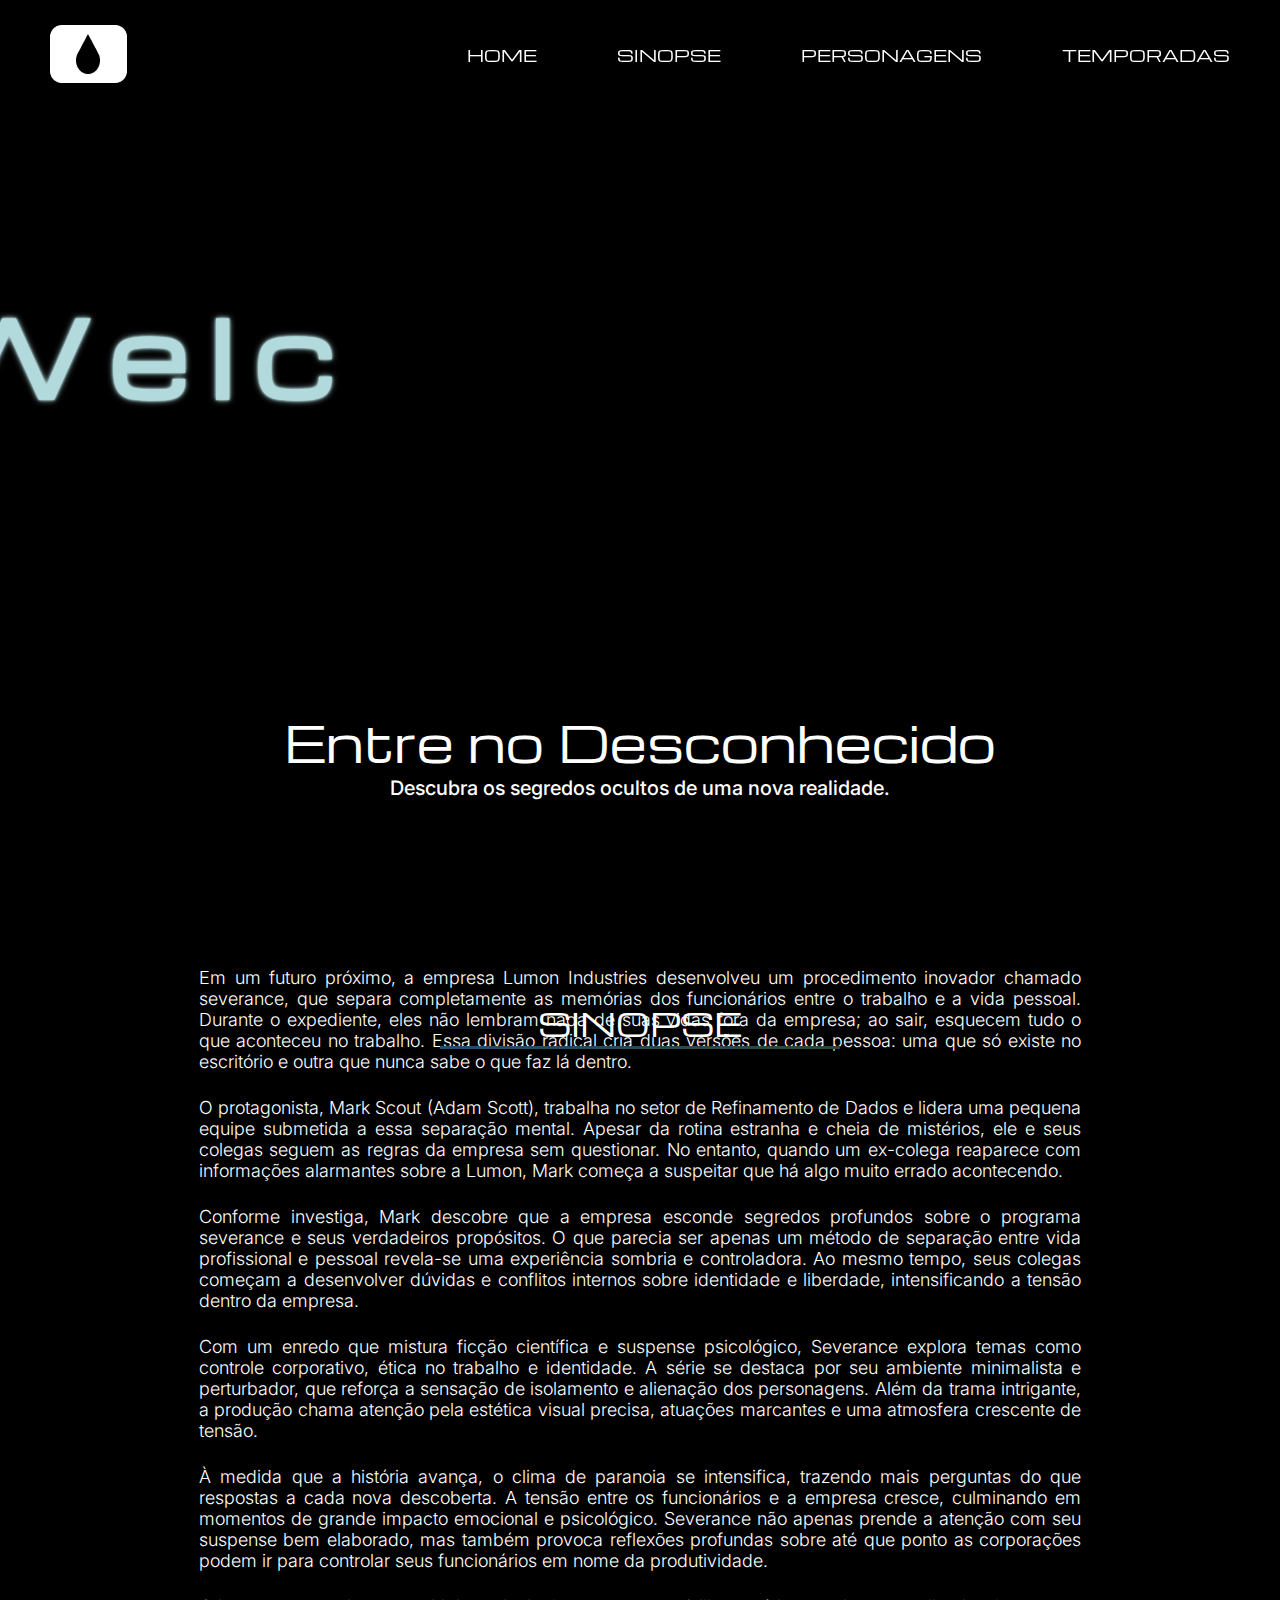
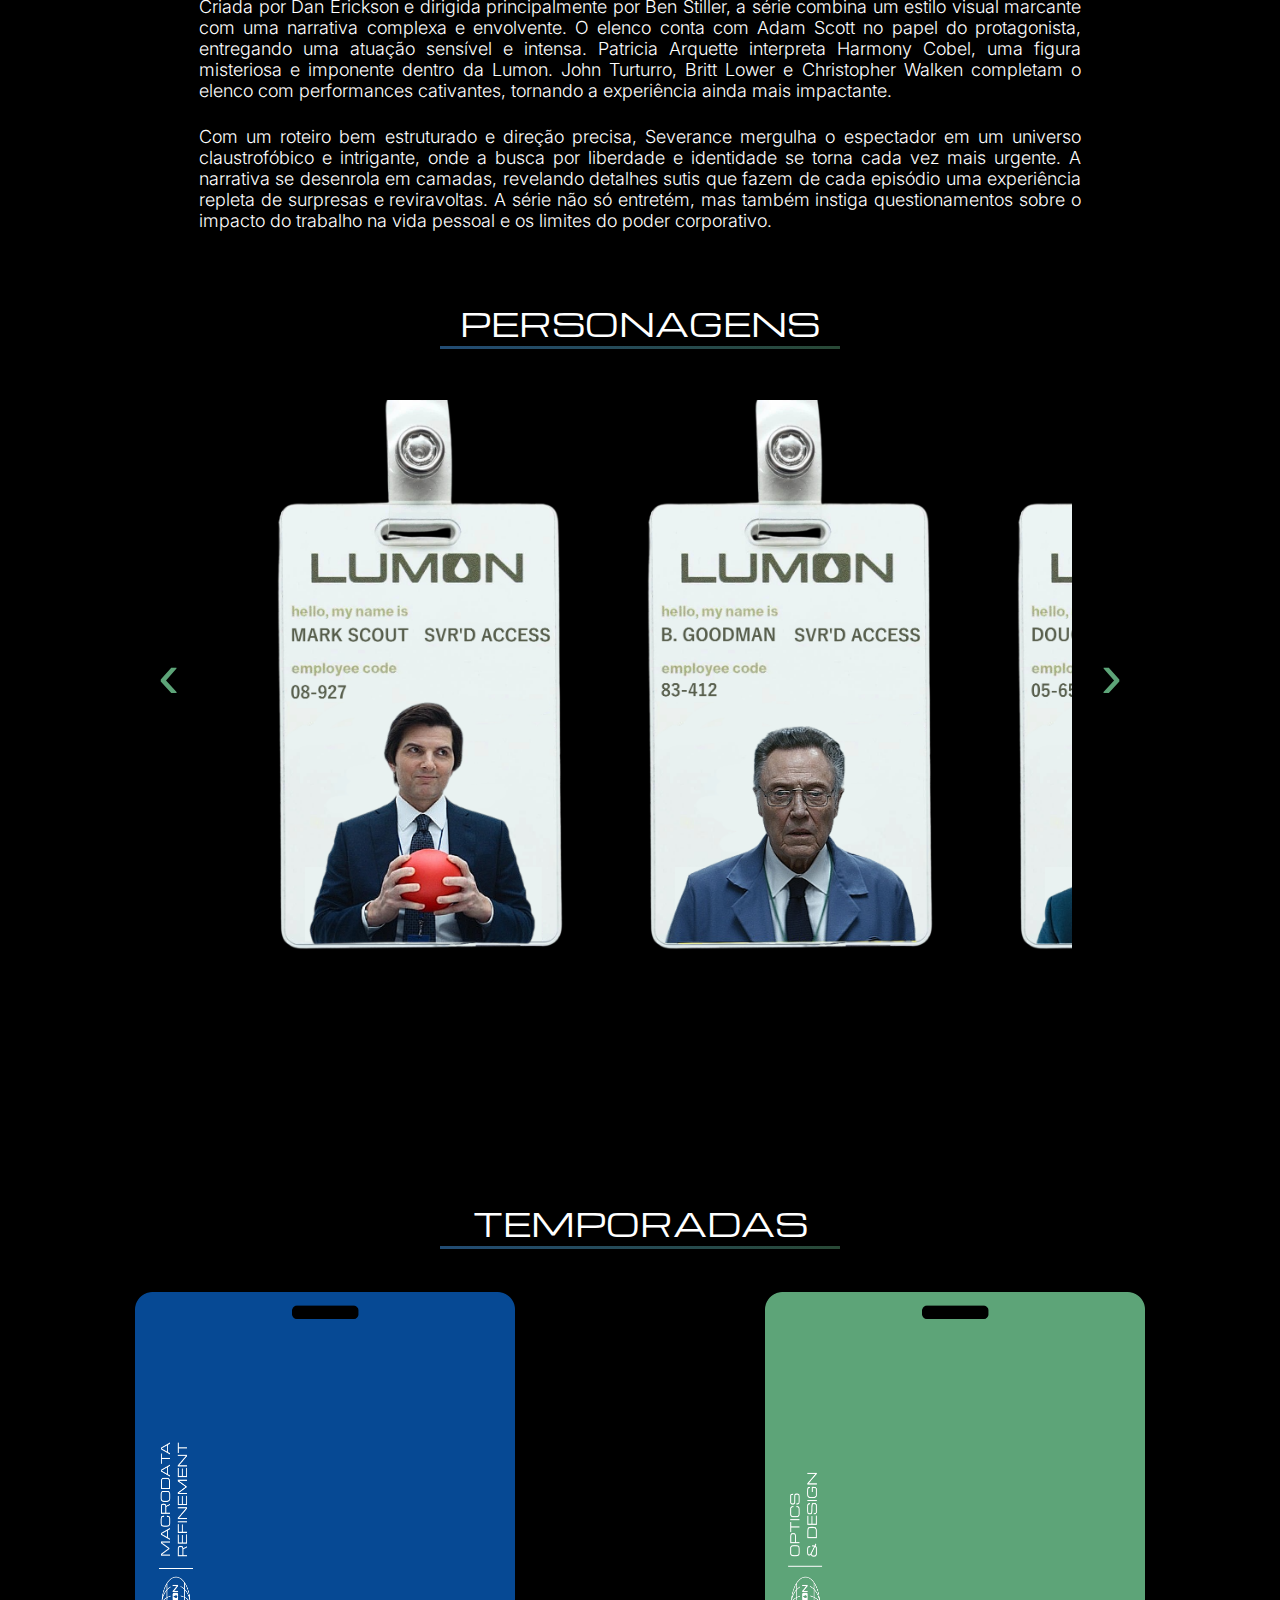
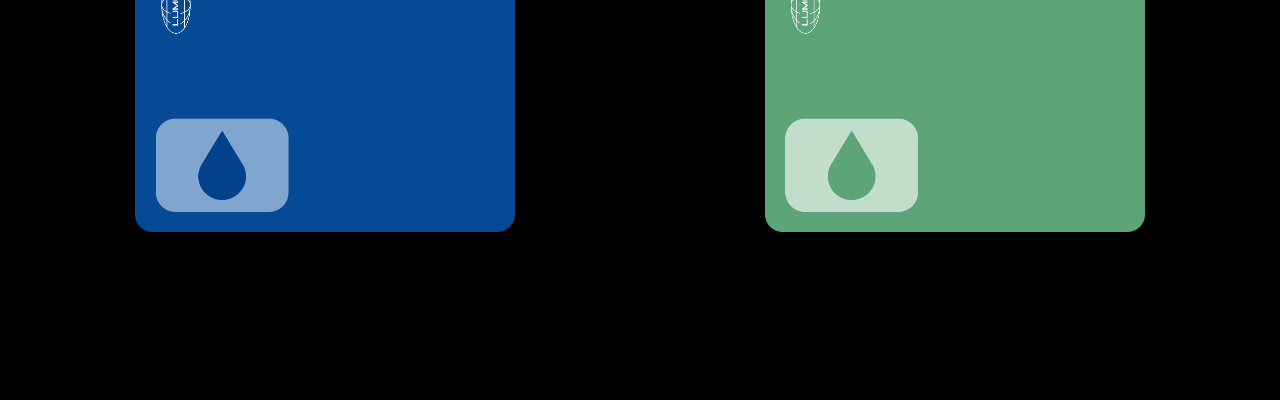
<file: index.html>
<!DOCTYPE html>
<html lang="pt">
<head>
    <meta charset="UTF-8">
    <meta name="viewport" content="width=device-width, initial-scale=1">
    <title>LUMON-WIKI</title>
    <link rel="icon" type="image/x-icon" href="./img/favicon.png">
    <link rel="stylesheet" href="style.css">
</head>

<body>
    <!-- <audio id="audio-player" autoplay loop>
        <source src="./Main Titles.mp3" type="audio/mp3">
        Seu navegador não suporta o elemento de áudio.
    </audio> -->

    <section id="header">
        <header>
            <img src="./img/logo-lumon.png" alt="Lumon-logo">
            <nav>
                <ul>
                    <li><a href="#home">HOME</a></li>
                    <li><a href="#sinopse">SINOPSE</a></li>
                    <li><a href="#personagens">PERSONAGENS</a></li>
                    <li><a href="#temporadas">TEMPORADAS</a></li>
                </ul>
            </nav>
        </header>
    </section>

    <section id="home">
        <div class="home">
            <div class="container__home">
                <div class="container">
                    <h1 id="animated-text"></h1>
                </div>
            </div>
            <div class="home__subtitle">
                <div class="subtitle">
                    <span>Entre no Desconhecido</span>
                    <h1>Descubra os segredos ocultos de uma nova realidade.</h1>
                </div>
            </div>
        </div>
    </section>

    <section id="sinopse">
        <div class="sinopse">
            <div class="container__sinopse">
                <h2>SINOPSE</h2>
                <div class="text__container">
                    <p>Em um futuro próximo, a empresa Lumon Industries desenvolveu um procedimento inovador chamado
                        severance, que separa completamente as memórias dos funcionários entre o trabalho e a vida
                        pessoal. Durante o expediente, eles não lembram nada de suas vidas fora da empresa; ao sair,
                        esquecem tudo o que aconteceu no trabalho. Essa divisão radical cria duas versões de cada
                        pessoa: uma que só existe no escritório e outra que nunca sabe o que faz lá dentro.</p>
                    <p>O protagonista, Mark Scout (Adam Scott), trabalha no setor de Refinamento de Dados e lidera uma
                        pequena equipe submetida a essa separação mental. Apesar da rotina estranha e cheia de
                        mistérios, ele e seus colegas seguem as regras da empresa sem questionar. No entanto, quando um
                        ex-colega reaparece com informações alarmantes sobre a Lumon, Mark começa a suspeitar que há
                        algo muito errado acontecendo.</p>
                    <p>Conforme investiga, Mark descobre que a empresa esconde segredos profundos sobre o programa
                        severance e seus verdadeiros propósitos. O que parecia ser apenas um método de separação entre
                        vida profissional e pessoal revela-se uma experiência sombria e controladora. Ao mesmo tempo,
                        seus colegas começam a desenvolver dúvidas e conflitos internos sobre identidade e liberdade,
                        intensificando a tensão dentro da empresa.</p>
                    <p>Com um enredo que mistura ficção científica e suspense psicológico, Severance explora temas como
                        controle corporativo, ética no trabalho e identidade. A série se destaca por seu ambiente
                        minimalista e perturbador, que reforça a sensação de isolamento e alienação dos personagens.
                        Além da trama intrigante, a produção chama atenção pela estética visual precisa, atuações
                        marcantes e uma atmosfera crescente de tensão.</p>
                    <p>
                        À medida que a história avança, o clima de paranoia se intensifica, trazendo mais perguntas do
                        que respostas a cada nova descoberta. A tensão entre os funcionários e a empresa cresce,
                        culminando em momentos de grande impacto emocional e psicológico. Severance não apenas prende a
                        atenção com seu suspense bem elaborado, mas também provoca reflexões profundas sobre até que
                        ponto as corporações podem ir para controlar seus funcionários em nome da produtividade.
                    </p>
                    <p>
                        Criada por Dan Erickson e dirigida principalmente por Ben Stiller, a série combina um estilo
                        visual marcante com uma narrativa complexa e envolvente. O elenco conta com Adam Scott no papel
                        do protagonista, entregando uma atuação sensível e intensa. Patricia Arquette interpreta Harmony
                        Cobel, uma figura misteriosa e imponente dentro da Lumon. John Turturro, Britt Lower e
                        Christopher Walken completam o elenco com performances cativantes, tornando a experiência ainda
                        mais impactante.
                    </p>
                    <p>
                        Com um roteiro bem estruturado e direção precisa, Severance mergulha o espectador em um universo
                        claustrofóbico e intrigante, onde a busca por liberdade e identidade se torna cada vez mais
                        urgente. A narrativa se desenrola em camadas, revelando detalhes sutis que fazem de cada
                        episódio uma experiência repleta de surpresas e reviravoltas. A série não só entretém, mas
                        também instiga questionamentos sobre o impacto do trabalho na vida pessoal e os limites do poder
                        corporativo.
                    </p>
                </div>
            </div>
        </div>
    </section>

    <section id="personagens">
        <div class="personagens">
            <div class="container__personagens">
                <h2>PERSONAGENS</h2>
                <div class="carousel-container">
                    <button class="prev-btn">‹</button>
                    <div class="img-hanger-wrapper">
                        <div class="img-hanger" data-folder="personagens" data-page="mark"><img
                                src="./img/cracha/mark.png" alt="Mark"></div>
                        <div class="img-hanger" data-folder="personagens" data-page="burt"><img
                                src="./img/cracha/burt.png" alt="Burt"></div>
                        <div class="img-hanger" data-folder="personagens" data-page="doug"><img
                                src="./img/cracha/doug.png" alt="Doug"></div>
                        <div class="img-hanger" data-folder="personagens" data-page="dylan"><img
                                src="./img/cracha/dylan.png" alt="Dylan"></div>
                        <div class="img-hanger" data-folder="personagens" data-page="gemma"><img
                                src="./img/cracha/gemma.png" alt="Gemma"></div>
                        <div class="img-hanger" data-folder="personagens" data-page="cobel"><img
                                src="./img/cracha/harmony-cobel.png" alt="Harmony Cobel"></div>
                        <div class="img-hanger" data-folder="personagens" data-page="helly"><img
                                src="./img/cracha/helly.png" alt="Helly"></div>
                        <div class="img-hanger" data-folder="personagens" data-page="irving"><img
                                src="./img/cracha/irving.png" alt="Irving"></div>
                        <div class="img-hanger" data-folder="personagens" data-page="milchick"><img
                                src="./img/cracha/mister-milchick.png" alt="Mister Milchick"></div>
                        <div class="img-hanger" data-folder="personagens" data-page="huang"><img
                                src="./img/cracha/ms-huang.png" alt="Ms. Huang"></div>
                        <div class="img-hanger" data-folder="personagens" data-page="natalie"><img
                                src="./img/cracha/natalie.png" alt="Natalie"></div>
                    </div>
                    <button class="next-btn">›</button>
                </div>
            </div>
        </div>
    </section>

    <section id="temporadas">
        <div class="temporadas">
            <div class="container__temporadas">
                <h2>TEMPORADAS</h2>
                <div class="container__cards">
                    <div class="cartao" data-folder="cartoes" data-page="cartao-azul"><img src="./img/Cartao-Azul.png"
                            alt="cartao-azul"></div>
                    <div class="cartao" data-folder="cartoes" data-page="cartao-verde"><img src="./img/Cartao-Verde.png"
                            alt="cartao-verde"></div>
                </div>
            </div>
        </div>
    </section>

    <div id="content"></div>
    <link id="dynamic-style" rel="stylesheet">

    <script src="script.js"></script>
</body>

</html>
</file>
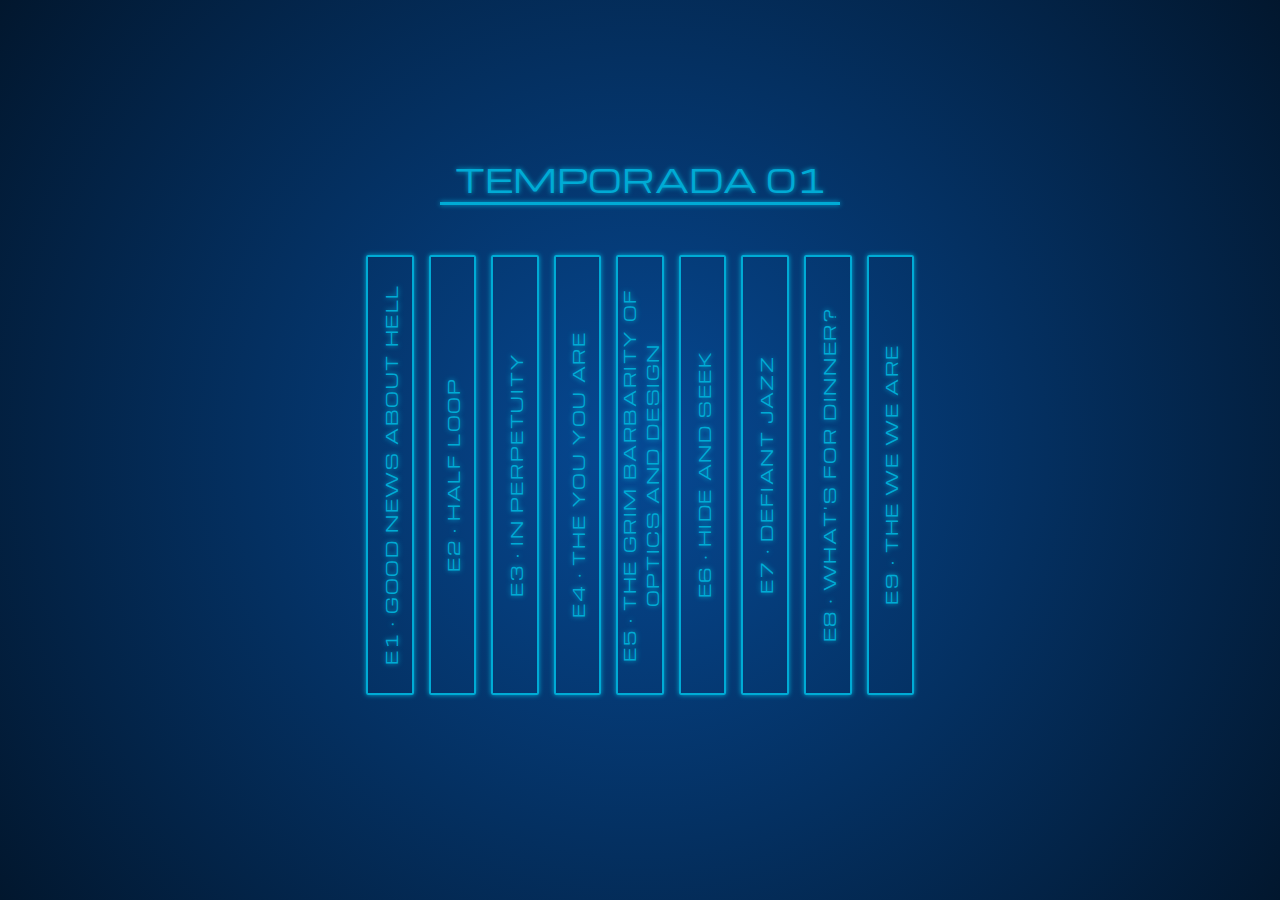
<file: cartoes/cartao-azul/index.html>
<!DOCTYPE html>
<html lang="en">
<head>
    <meta charset="UTF-8">
    <meta name="viewport" content="width=device-width, initial-scale=1.0">
    <link rel="icon" type="image/x-icon" href="./img/favicon.png">
    <link rel="stylesheet" href="style.css">
    <title>1º Temporada</title>
</head>
<body>
    <section id="temporadas">
        <div class="temporadas">
            <div class="container__temporadas">
                <h2>TEMPORADA 01</h2>
                <div class="card">
                    <p><a href="https://tv.apple.com/us/episode/good-news-about-hell/umc.cmc.s80mx1ic96pu6ewupz8pfasf"><span>E1 ∙ Good News About Hell</span></a></p>
                    <p><a href="https://tv.apple.com/us/episode/half-loop/umc.cmc.23qox5n6larygqgg6u74fvyj"><span>E2 ∙ Half Loop</span></a></p>
                    <p><a href="https://tv.apple.com/us/episode/in-perpetuity/umc.cmc.4ck3lvf4abzoh8mhcvfixxfok"><span>E3 ∙ In Perpetuity</span></a></p>
                    <p><a href="https://tv.apple.com/us/episode/the-you-you-are/umc.cmc.2juexqckb67v0zn5e6vrcgdua"><span>E4 ∙ The You You Are</span></a></p>
                    <p><a href="https://tv.apple.com/us/episode/the-grim-barbarity-of-optics-and-design/umc.cmc.2p44dud00b3x466a7i98sogw3"><span>E5 ∙ The Grim Barbarity of Optics and Design</span></a></p>
                    <p><a href="https://tv.apple.com/us/episode/hide-and-seek/umc.cmc.qt72g1q6z8l5pq5dxe3fp879"><span>E6 ∙ Hide and Seek</span></a></p>
                    <p><a href="https://tv.apple.com/us/episode/whats-for-dinner/umc.cmc.66apkliyg6426teojr78q3o4t"><span>E7 ∙ Defiant Jazz</span></a></p>
                    <p><a href="https://tv.apple.com/us/episode/the-we-we-are/umc.cmc.5d8khnxea17tjwm0yxhyw1s0f"><span>E8 ∙ What's for Dinner?</span></a></p>
                    <p><a href="https://tv.apple.com/us/episode/the-we-we-are/umc.cmc.5d8khnxea17tjwm0yxhyw1s0f"><span>E9 ∙ The We We Are</span></a></p>
                </div>
            </div>
        </div>
    </section>

</body>
</html>
</file>
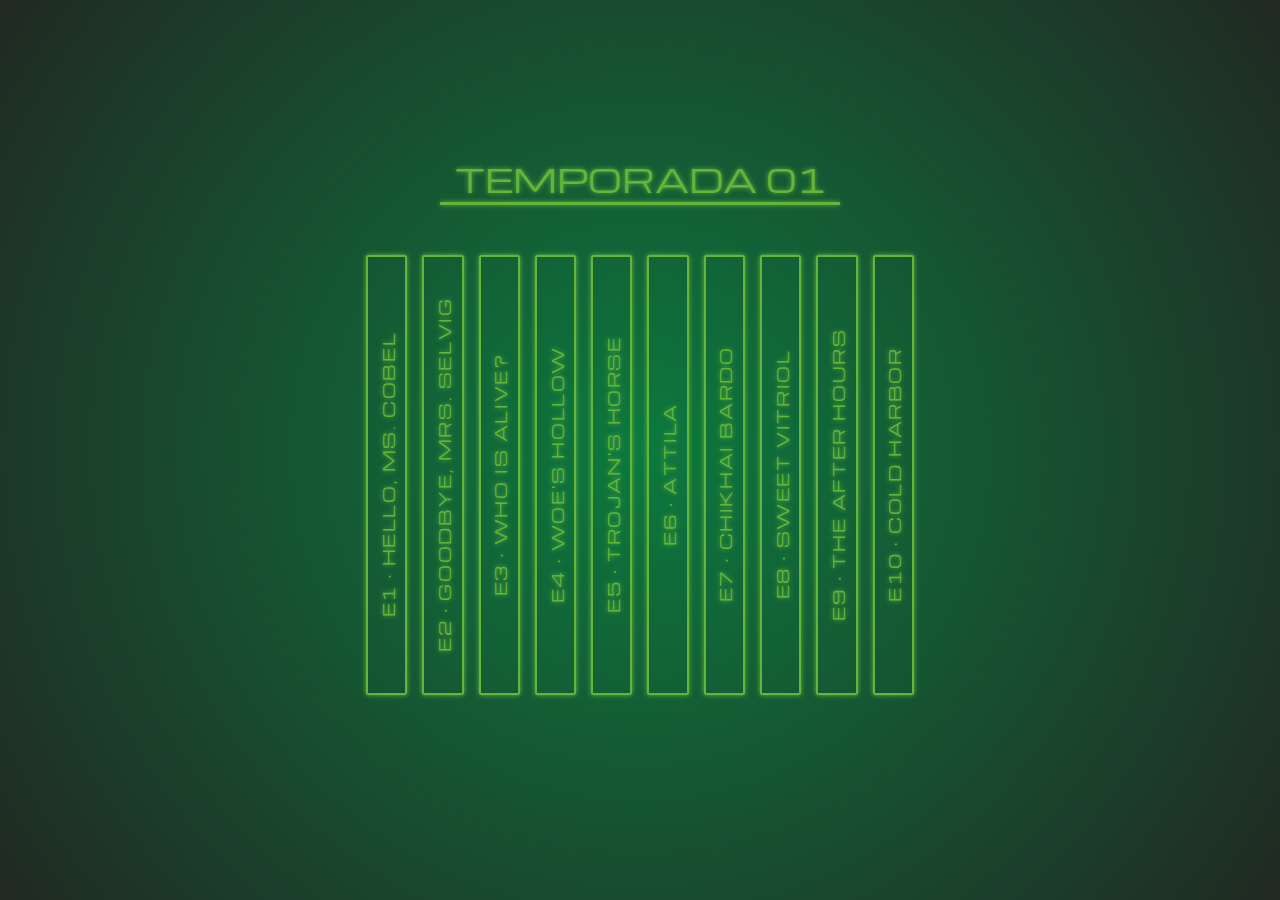
<file: cartoes/cartao-verde/index.html>
<!DOCTYPE html>
<html lang="en">
<head>
    <meta charset="UTF-8">
    <meta name="viewport" content="width=device-width, initial-scale=1.0">
    <link rel="icon" type="image/x-icon" href="./img/favicon.png">
    <link rel="stylesheet" href="style.css">
    <title>2º Temporada</title>
</head>
<body>
    <section id="temporadas">
        <div class="temporadas">
            <div class="container__temporadas">
                <h2>TEMPORADA 01</h2>
                <div class="card">
                    <p><a href="https://tv.apple.com/us/episode/hello-ms-cobel/umc.cmc.1xkk4g9qkusfdsjezvqznch8b"><span>E1 ∙ Hello, Ms. Cobel</span></a></p>
                    <p><a href="https://tv.apple.com/us/episode/goodbye-mrs-selvig/umc.cmc.6sye1rbpj966p9952s1svo9m3"><span>E2 ∙ Goodbye, Mrs. Selvig</span></a></p>
                    <p><a href="https://tv.apple.com/us/episode/who-is-alive/umc.cmc.79rpwoeby6u8jkh55q98ov841"><span>E3 ∙ Who Is Alive?</span></a></p>
                    <p><a href="https://tv.apple.com/us/episode/woes-hollow/umc.cmc.39o64vs9jfwkrt6zr653oe0dx"><span>E4 ∙ Woe's Hollow</span></a></p>
                    <p><a href="https://tv.apple.com/us/episode/trojans-horse/umc.cmc.6ldzfti7e7raek9ltyeken27o"><span>E5 ∙ Trojan's Horse</span></a></p>
                    <p><a href="https://tv.apple.com/us/episode/attila/umc.cmc.46bnjem9rqb55vg2q3reumsvw"><span>E6 ∙ Attila</span></a></p>
                    <p><a href="https://tv.apple.com/us/episode/chikhai-bardo/umc.cmc.2o74ozyml9e5s20mcgcazqrbg"><span>E7 ∙ Chikhai Bardo</span></a></p>
                    <p><a href="https://tv.apple.com/us/episode/sweet-vitriol/umc.cmc.46abf7iwkujftojwegirvsfez"><span>E8 ∙ Sweet Vitriol</span></a></p>
                    <p><a href="https://tv.apple.com/us/episode/the-after-hours/umc.cmc.7kiixk5a4432r73e4ja7swghd"><span>E9 ∙ The After Hours</span></a></p>
                    <p><a href="https://tv.apple.com/us/show/severance/umc.cmc.1srk2goyh2q2zdxcx605w8vtx?ctx_brand=tvs.sbd.4000"><span>E10 ∙ Cold Harbor</span></a></p>
                </div>
            </div>
        </div>
    </section>
    
</body>
</html>
</file>
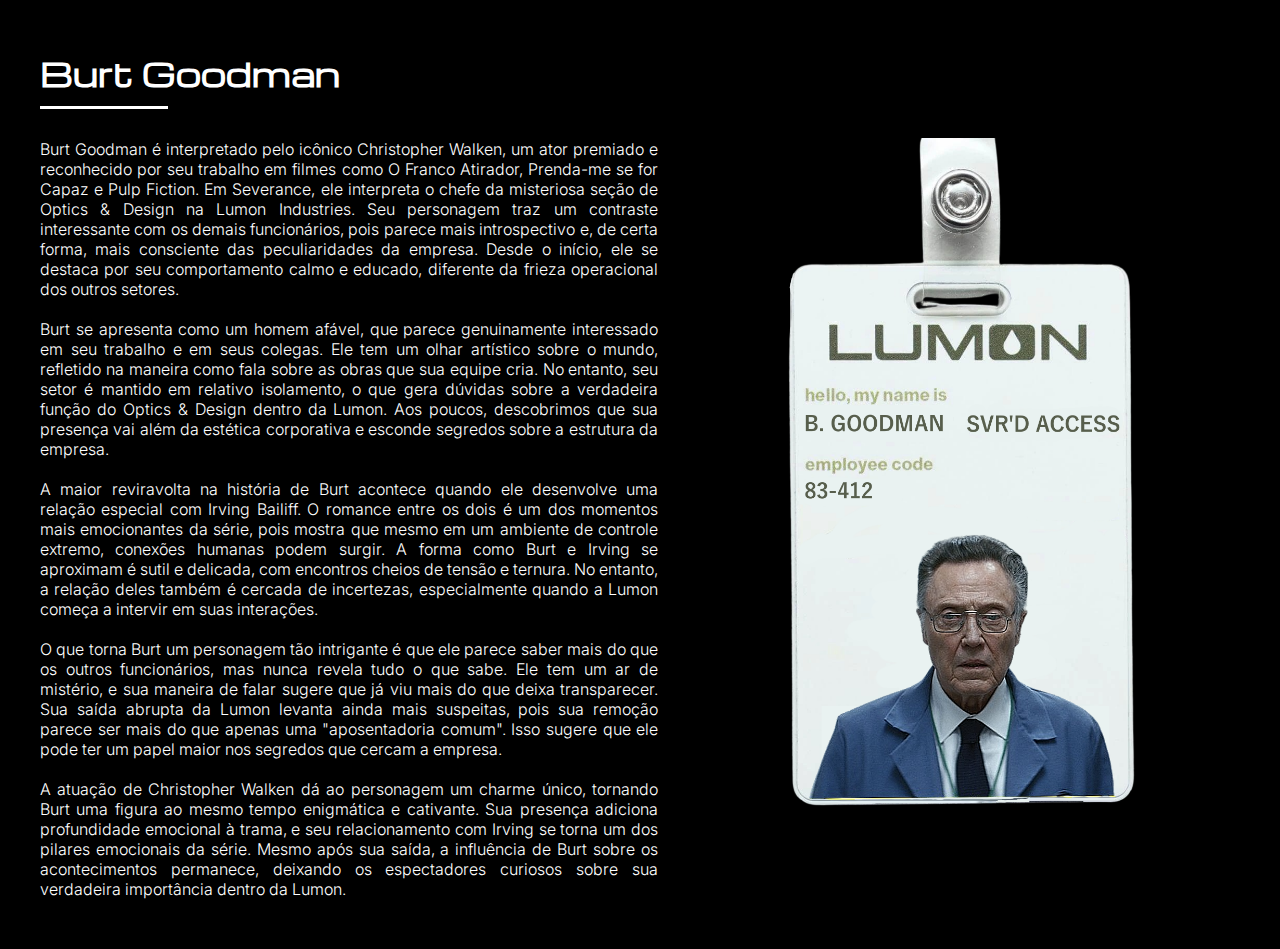
<file: personagens/burt/index.html>
<!DOCTYPE html>
<html lang="en">

<head>
    <meta charset="UTF-8">
    <meta name="viewport" content="width=device-width, initial-scale=1.0">
    <link rel="icon" type="image/x-icon" href="./img/favicon.png">
    <link rel="stylesheet" href="style.css">

    <title>Burt Goodman</title>
</head>

<body>
    <section id="personagem">
        <div class="personagem">
            <div class="container__personagens">
                <div class="about">
                    <h2 class="cssanimation typing sequence">Burt Goodman</h2>
                    <p>Burt Goodman é interpretado pelo icônico Christopher Walken, um ator premiado e reconhecido por
                        seu trabalho em filmes como O Franco Atirador, Prenda-me se for Capaz e Pulp Fiction. Em
                        Severance, ele interpreta o chefe da misteriosa seção de Optics & Design na Lumon Industries.
                        Seu personagem traz um contraste interessante com os demais funcionários, pois parece mais
                        introspectivo e, de certa forma, mais consciente das peculiaridades da empresa. Desde o início,
                        ele se destaca por seu comportamento calmo e educado, diferente da frieza operacional dos outros
                        setores.</p>
                    <p>Burt se apresenta como um homem afável, que parece genuinamente interessado em seu trabalho e em
                        seus colegas. Ele tem um olhar artístico sobre o mundo, refletido na maneira como fala sobre as
                        obras que sua equipe cria. No entanto, seu setor é mantido em relativo isolamento, o que gera
                        dúvidas sobre a verdadeira função do Optics & Design dentro da Lumon. Aos poucos, descobrimos
                        que sua presença vai além da estética corporativa e esconde segredos sobre a estrutura da
                        empresa.</p>
                    <p>A maior reviravolta na história de Burt acontece quando ele desenvolve uma relação especial com
                        Irving Bailiff. O romance entre os dois é um dos momentos mais emocionantes da série, pois
                        mostra que mesmo em um ambiente de controle extremo, conexões humanas podem surgir. A forma como
                        Burt e Irving se aproximam é sutil e delicada, com encontros cheios de tensão e ternura. No
                        entanto, a relação deles também é cercada de incertezas, especialmente quando a Lumon começa a
                        intervir em suas interações.</p>
                    <p>O que torna Burt um personagem tão intrigante é que ele parece saber mais do que os outros
                        funcionários, mas nunca revela tudo o que sabe. Ele tem um ar de mistério, e sua maneira de
                        falar sugere que já viu mais do que deixa transparecer. Sua saída abrupta da Lumon levanta ainda
                        mais suspeitas, pois sua remoção parece ser mais do que apenas uma "aposentadoria comum". Isso
                        sugere que ele pode ter um papel maior nos segredos que cercam a empresa.</p>
                    <p>A atuação de Christopher Walken dá ao personagem um charme único, tornando Burt uma figura ao
                        mesmo tempo enigmática e cativante. Sua presença adiciona profundidade emocional à trama, e seu
                        relacionamento com Irving se torna um dos pilares emocionais da série. Mesmo após sua saída, a
                        influência de Burt sobre os acontecimentos permanece, deixando os espectadores curiosos sobre
                        sua verdadeira importância dentro da Lumon.</p>
                </div>
                <div class="img">
                    <img src="./img/burt.png" alt="cracha">
                </div>
            </div>
        </div>
    </section>

</body>

</html>
</file>
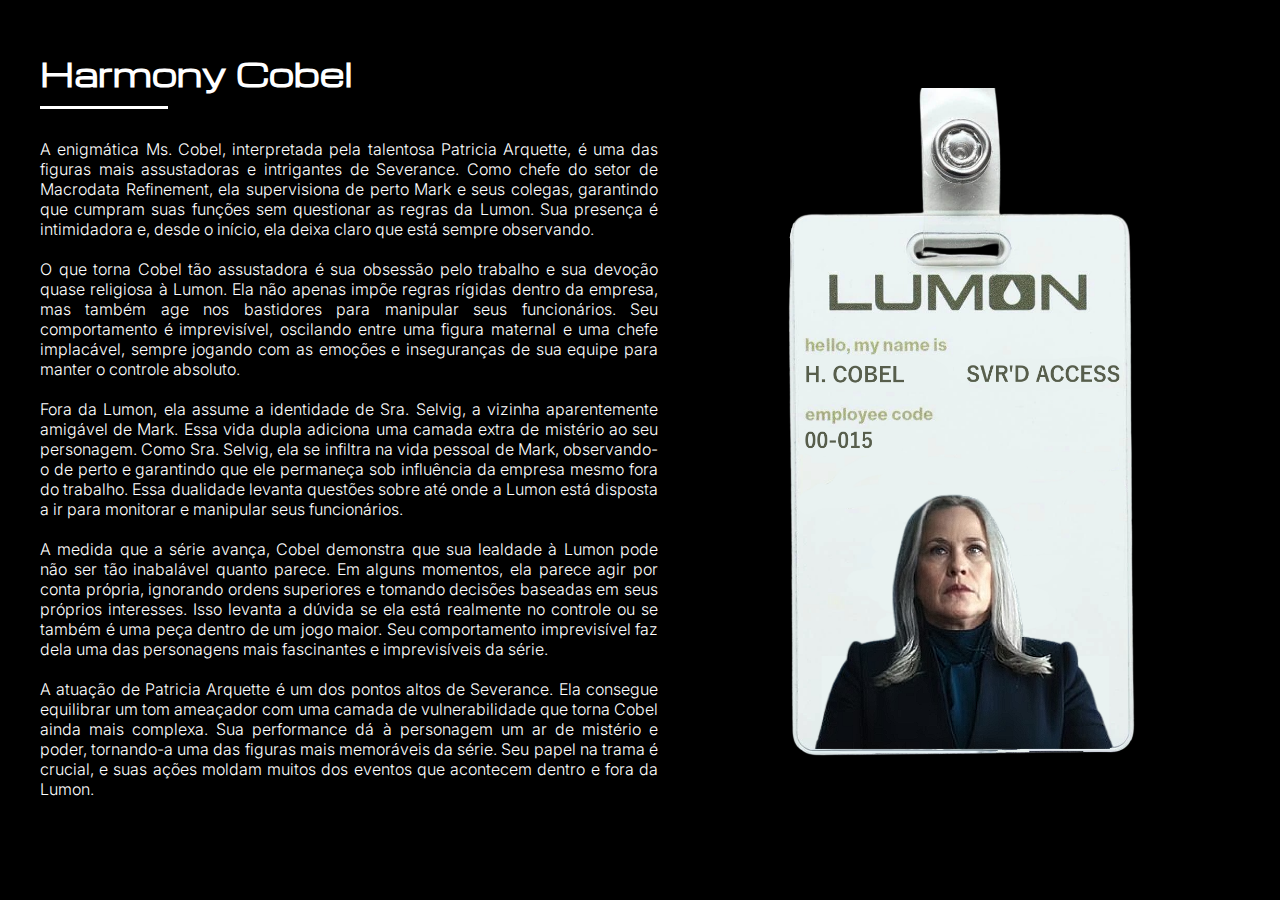
<file: personagens/cobel/index.html>
<!DOCTYPE html>
<html lang="en">

<head>
    <meta charset="UTF-8">
    <meta name="viewport" content="width=device-width, initial-scale=1.0">
    <link rel="icon" type="image/x-icon" href="./img/favicon.png">
    <link rel="stylesheet" href="style.css">

    <title>Harmony Cobel </title>
</head>

<body>
    <section id="personagem">
        <div class="personagem">
            <div class="container__personagens">
                <div class="about">
                    <h2 class="cssanimation typing sequence">Harmony Cobel </h2>
                    <p>A enigmática Ms. Cobel, interpretada pela talentosa Patricia Arquette, é uma das figuras mais
                        assustadoras e intrigantes de Severance. Como chefe do setor de Macrodata Refinement, ela
                        supervisiona de perto Mark e seus colegas, garantindo que cumpram suas funções sem questionar as
                        regras da Lumon. Sua presença é intimidadora e, desde o início, ela deixa claro que está sempre
                        observando.</p>
                    <p>O que torna Cobel tão assustadora é sua obsessão pelo trabalho e sua devoção quase religiosa à
                        Lumon. Ela não apenas impõe regras rígidas dentro da empresa, mas também age nos bastidores para
                        manipular seus funcionários. Seu comportamento é imprevisível, oscilando entre uma figura
                        maternal e uma chefe implacável, sempre jogando com as emoções e inseguranças de sua equipe para
                        manter o controle absoluto.</p>
                    <p>Fora da Lumon, ela assume a identidade de Sra. Selvig, a vizinha aparentemente amigável de Mark.
                        Essa vida dupla adiciona uma camada extra de mistério ao seu personagem. Como Sra. Selvig, ela
                        se infiltra na vida pessoal de Mark, observando-o de perto e garantindo que ele permaneça sob
                        influência da empresa mesmo fora do trabalho. Essa dualidade levanta questões sobre até onde a
                        Lumon está disposta a ir para monitorar e manipular seus funcionários.</p>
                    <p>A medida que a série avança, Cobel demonstra que sua lealdade à Lumon pode não ser tão inabalável
                        quanto parece. Em alguns momentos, ela parece agir por conta própria, ignorando ordens
                        superiores e tomando decisões baseadas em seus próprios interesses. Isso levanta a dúvida se ela
                        está realmente no controle ou se também é uma peça dentro de um jogo maior. Seu comportamento
                        imprevisível faz dela uma das personagens mais fascinantes e imprevisíveis da série.</p>
                    <p>A atuação de Patricia Arquette é um dos pontos altos de Severance. Ela consegue equilibrar um tom
                        ameaçador com uma camada de vulnerabilidade que torna Cobel ainda mais complexa. Sua performance
                        dá à personagem um ar de mistério e poder, tornando-a uma das figuras mais memoráveis da série.
                        Seu papel na trama é crucial, e suas ações moldam muitos dos eventos que acontecem dentro e fora
                        da Lumon.</p>



                </div>
                <div class="img">
                    <img src="./img/harmony-cobel.png" alt="cracha">
                </div>
            </div>
        </div>
    </section>

</body>

</html>
</file>
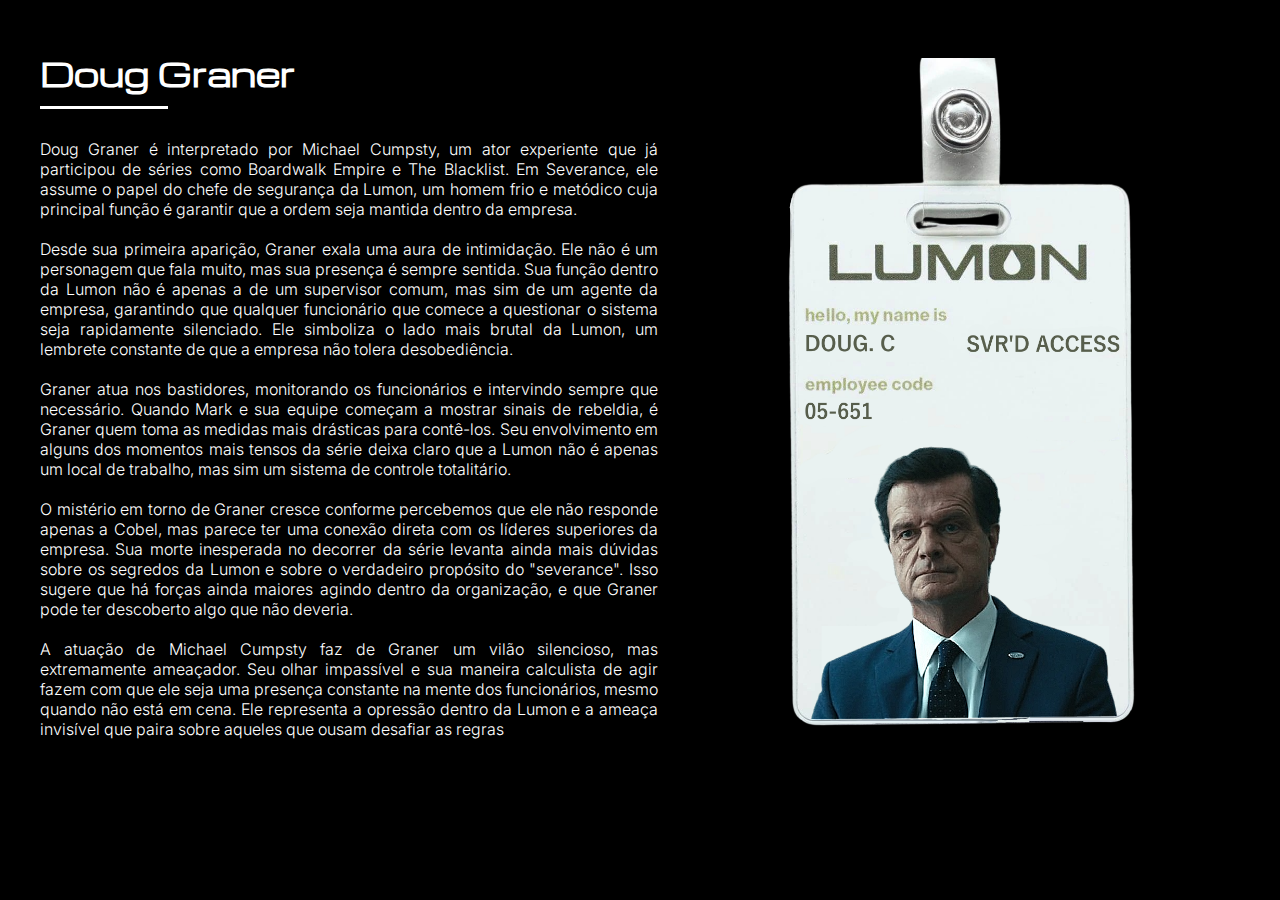
<file: personagens/doug/index.html>
<!DOCTYPE html>
<html lang="en">

<head>
    <meta charset="UTF-8">
    <meta name="viewport" content="width=device-width, initial-scale=1.0">
    <link rel="icon" type="image/x-icon" href="./img/favicon.png">
    <link rel="stylesheet" href="style.css">

    <title>Doug Graner</title>
</head>

<body>
    <section id="personagem">
        <div class="personagem">
            <div class="container__personagens">
                <div class="about">
                    <h2 class="cssanimation typing sequence">Doug Graner</h2>
                    <p>Doug Graner é interpretado por Michael Cumpsty, um ator experiente que já participou de séries
                        como Boardwalk Empire e The Blacklist. Em Severance, ele assume o papel do chefe de segurança da
                        Lumon, um homem frio e metódico cuja principal função é garantir que a ordem seja mantida dentro
                        da empresa.</p>
                    <p>Desde sua primeira aparição, Graner exala uma aura de intimidação. Ele não é um personagem que
                        fala muito, mas sua presença é sempre sentida. Sua função dentro da Lumon não é apenas a de um
                        supervisor comum, mas sim de um agente da empresa, garantindo que qualquer funcionário que
                        comece a questionar o sistema seja rapidamente silenciado. Ele simboliza o lado mais brutal da
                        Lumon, um lembrete constante de que a empresa não tolera desobediência.</p>
                    <p>Graner atua nos bastidores, monitorando os funcionários e intervindo sempre que necessário.
                        Quando Mark e sua equipe começam a mostrar sinais de rebeldia, é Graner quem toma as medidas
                        mais drásticas para contê-los. Seu envolvimento em alguns dos momentos mais tensos da série
                        deixa claro que a Lumon não é apenas um local de trabalho, mas sim um sistema de controle
                        totalitário.</p>
                    <p>O mistério em torno de Graner cresce conforme percebemos que ele não responde apenas a Cobel, mas
                        parece ter uma conexão direta com os líderes superiores da empresa. Sua morte inesperada no
                        decorrer da série levanta ainda mais dúvidas sobre os segredos da Lumon e sobre o verdadeiro
                        propósito do "severance". Isso sugere que há forças ainda maiores agindo dentro da organização,
                        e que Graner pode ter descoberto algo que não deveria.</p>
                    <p>A atuação de Michael Cumpsty faz de Graner um vilão silencioso, mas extremamente ameaçador. Seu
                        olhar impassível e sua maneira calculista de agir fazem com que ele seja uma presença constante
                        na mente dos funcionários, mesmo quando não está em cena. Ele representa a opressão dentro da
                        Lumon e a ameaça invisível que paira sobre aqueles que ousam desafiar as regras</p>
                </div>
                <div class="img">
                    <img src="./img/doug.png" alt="cracha">
                </div>
            </div>
        </div>
    </section>

</body>

</html>
</file>
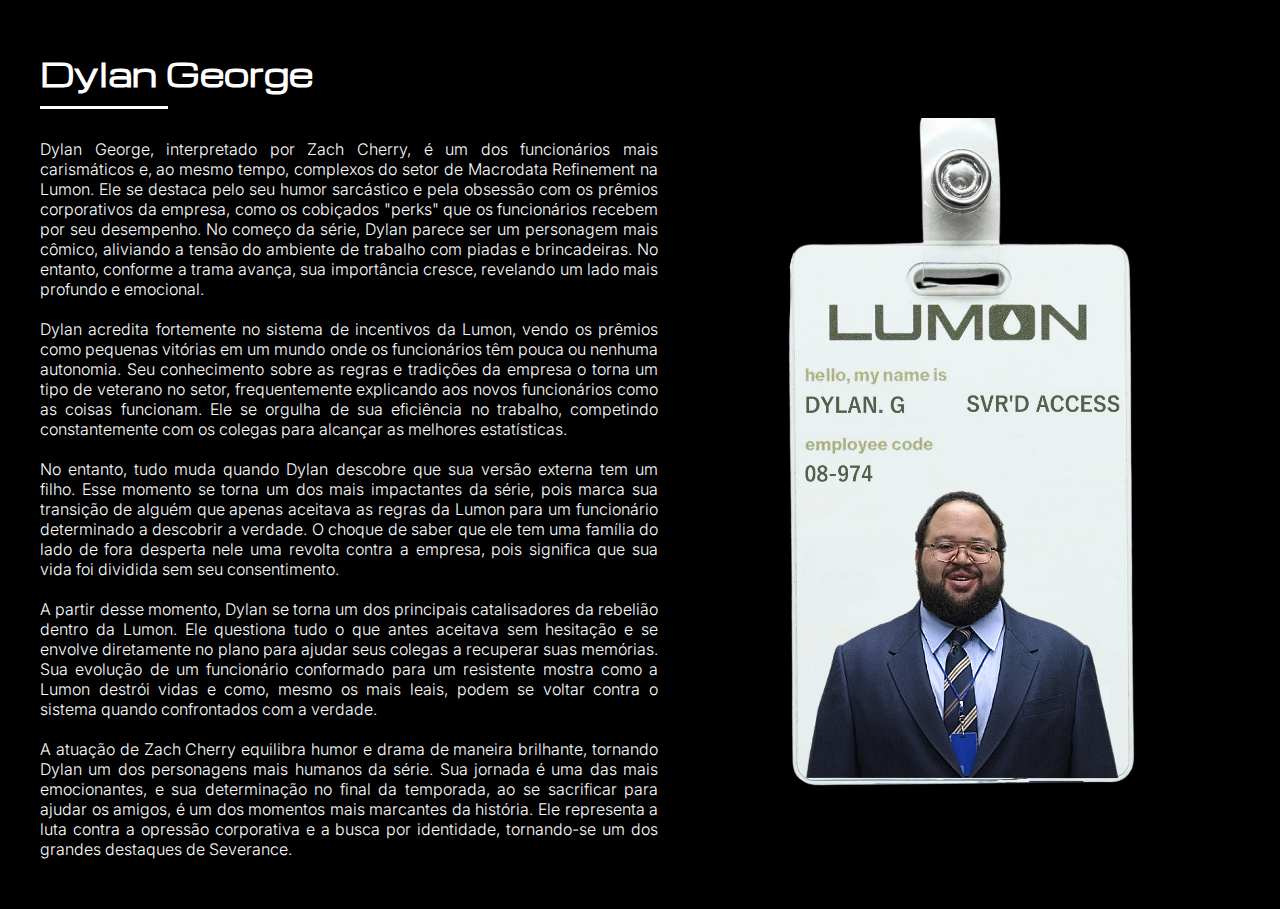
<file: personagens/dylan/index.html>
<!DOCTYPE html>
<html lang="en">

<head>
    <meta charset="UTF-8">
    <meta name="viewport" content="width=device-width, initial-scale=1.0">
    <link rel="icon" type="image/x-icon" href="./img/favicon.png">
    <link rel="stylesheet" href="style.css">

    <title>Dylan George </title>
</head>

<body>
    <section id="personagem">
        <div class="personagem">
            <div class="container__personagens">
                <div class="about">
                    <h2 class="cssanimation typing sequence">Dylan George </h2>
                    <p>Dylan George, interpretado por Zach Cherry, é um dos funcionários mais carismáticos e, ao mesmo
                        tempo, complexos do setor de Macrodata Refinement na Lumon. Ele se destaca pelo seu humor
                        sarcástico e pela obsessão com os prêmios corporativos da empresa, como os cobiçados "perks" que
                        os funcionários recebem por seu desempenho. No começo da série, Dylan parece ser um personagem
                        mais cômico, aliviando a tensão do ambiente de trabalho com piadas e brincadeiras. No entanto,
                        conforme a trama avança, sua importância cresce, revelando um lado mais profundo e emocional.
                    </p>
                    <p>Dylan acredita fortemente no sistema de incentivos da Lumon, vendo os prêmios como pequenas
                        vitórias em um mundo onde os funcionários têm pouca ou nenhuma autonomia. Seu conhecimento sobre
                        as regras e tradições da empresa o torna um tipo de veterano no setor, frequentemente explicando
                        aos novos funcionários como as coisas funcionam. Ele se orgulha de sua eficiência no trabalho,
                        competindo constantemente com os colegas para alcançar as melhores estatísticas.</p>
                    <p>No entanto, tudo muda quando Dylan descobre que sua versão externa tem um filho. Esse momento se
                        torna um dos mais impactantes da série, pois marca sua transição de alguém que apenas aceitava
                        as regras da Lumon para um funcionário determinado a descobrir a verdade. O choque de saber que
                        ele tem uma família do lado de fora desperta nele uma revolta contra a empresa, pois significa
                        que sua vida foi dividida sem seu consentimento.</p>
                    <p>A partir desse momento, Dylan se torna um dos principais catalisadores da rebelião dentro da
                        Lumon. Ele questiona tudo o que antes aceitava sem hesitação e se envolve diretamente no plano
                        para ajudar seus colegas a recuperar suas memórias. Sua evolução de um funcionário conformado
                        para um resistente mostra como a Lumon destrói vidas e como, mesmo os mais leais, podem se
                        voltar contra o sistema quando confrontados com a verdade.</p>
                    <p>A atuação de Zach Cherry equilibra humor e drama de maneira brilhante, tornando Dylan um dos
                        personagens mais humanos da série. Sua jornada é uma das mais emocionantes, e sua determinação
                        no final da temporada, ao se sacrificar para ajudar os amigos, é um dos momentos mais marcantes
                        da história. Ele representa a luta contra a opressão corporativa e a busca por identidade,
                        tornando-se um dos grandes destaques de Severance.</p>



                </div>
                <div class="img">
                    <img src="./img/dylan.png" alt="cracha">
                </div>
            </div>
        </div>
    </section>

</body>

</html>
</file>
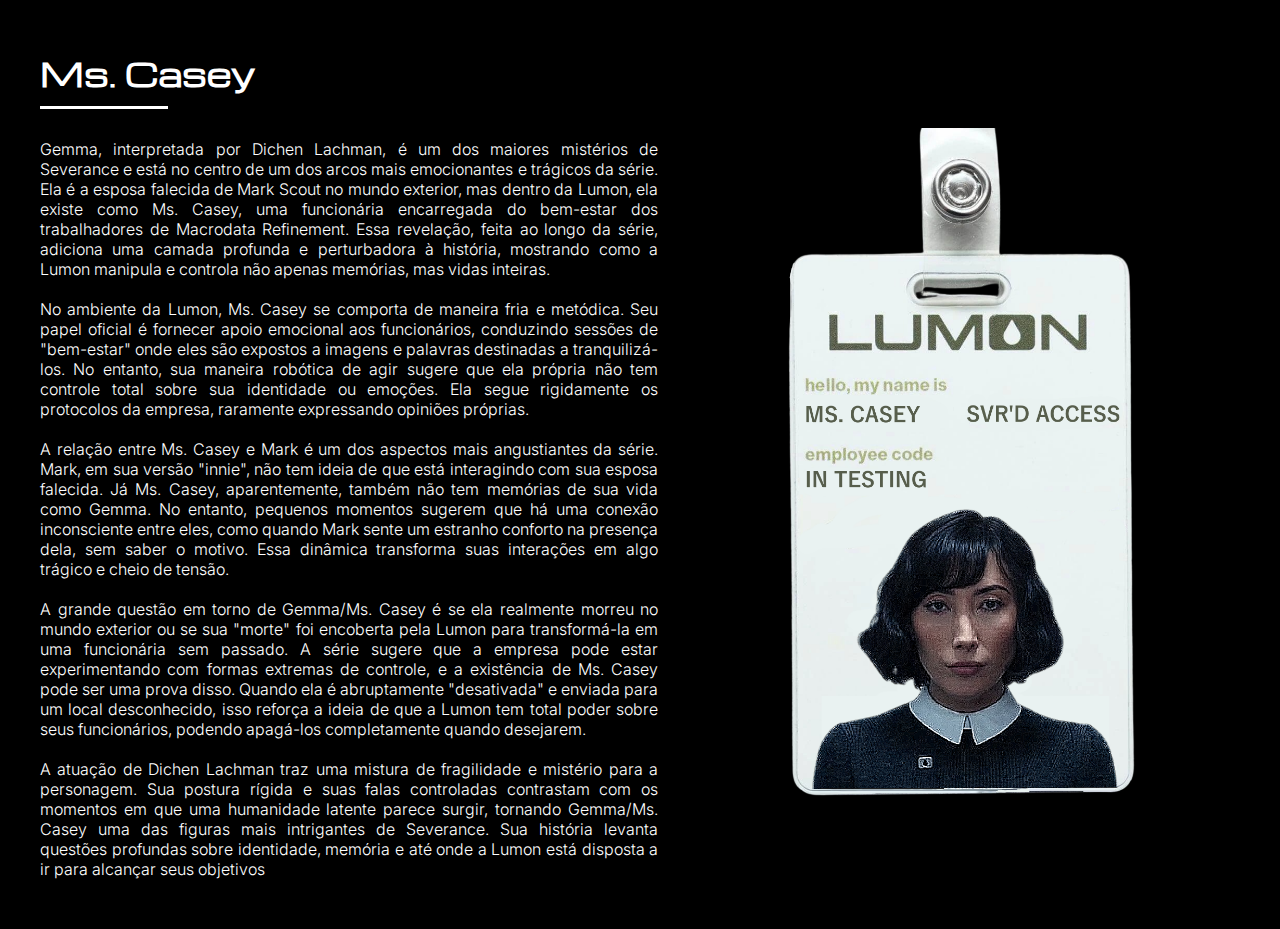
<file: personagens/gemma/index.html>
<!DOCTYPE html>
<html lang="en">

<head>
    <meta charset="UTF-8">
    <meta name="viewport" content="width=device-width, initial-scale=1.0">
    <link rel="icon" type="image/x-icon" href="./img/favicon.png">
    <link rel="stylesheet" href="style.css">

    <title>Ms. Casey</title>
</head>

<body>
    <section id="personagem">
        <div class="personagem">
            <div class="container__personagens">
                <div class="about">
                    <h2 class="cssanimation typing sequence">Ms. Casey</h2>
                    <p>Gemma, interpretada por Dichen Lachman, é um dos maiores mistérios de Severance e está no centro
                        de um dos arcos mais emocionantes e trágicos da série. Ela é a esposa falecida de Mark Scout no
                        mundo exterior, mas dentro da Lumon, ela existe como Ms. Casey, uma funcionária encarregada do
                        bem-estar dos trabalhadores de Macrodata Refinement. Essa revelação, feita ao longo da série,
                        adiciona uma camada profunda e perturbadora à história, mostrando como a Lumon manipula e
                        controla não apenas memórias, mas vidas inteiras.</p>
                    <p>No ambiente da Lumon, Ms. Casey se comporta de maneira fria e metódica. Seu papel oficial é
                        fornecer apoio emocional aos funcionários, conduzindo sessões de "bem-estar" onde eles são
                        expostos a imagens e palavras destinadas a tranquilizá-los. No entanto, sua maneira robótica de
                        agir sugere que ela própria não tem controle total sobre sua identidade ou emoções. Ela segue
                        rigidamente os protocolos da empresa, raramente expressando opiniões próprias.</p>
                    <p>A relação entre Ms. Casey e Mark é um dos aspectos mais angustiantes da série. Mark, em sua
                        versão "innie", não tem ideia de que está interagindo com sua esposa falecida. Já Ms. Casey,
                        aparentemente, também não tem memórias de sua vida como Gemma. No entanto, pequenos momentos
                        sugerem que há uma conexão inconsciente entre eles, como quando Mark sente um estranho conforto
                        na presença dela, sem saber o motivo. Essa dinâmica transforma suas interações em algo trágico e
                        cheio de tensão.</p>
                    <p>A grande questão em torno de Gemma/Ms. Casey é se ela realmente morreu no mundo exterior ou se
                        sua "morte" foi encoberta pela Lumon para transformá-la em uma funcionária sem passado. A série
                        sugere que a empresa pode estar experimentando com formas extremas de controle, e a existência
                        de Ms. Casey pode ser uma prova disso. Quando ela é abruptamente "desativada" e enviada para um
                        local desconhecido, isso reforça a ideia de que a Lumon tem total poder sobre seus funcionários,
                        podendo apagá-los completamente quando desejarem.</p>
                    <p>A atuação de Dichen Lachman traz uma mistura de fragilidade e mistério para a personagem. Sua
                        postura rígida e suas falas controladas contrastam com os momentos em que uma humanidade latente
                        parece surgir, tornando Gemma/Ms. Casey uma das figuras mais intrigantes de Severance. Sua
                        história levanta questões profundas sobre identidade, memória e até onde a Lumon está disposta a
                        ir para alcançar seus objetivos</p>
                </div>
                <div class="img">
                    <img src="./img/gemma.png" alt="cracha">
                </div>
            </div>
        </div>
    </section>

</body>

</html>
</file>
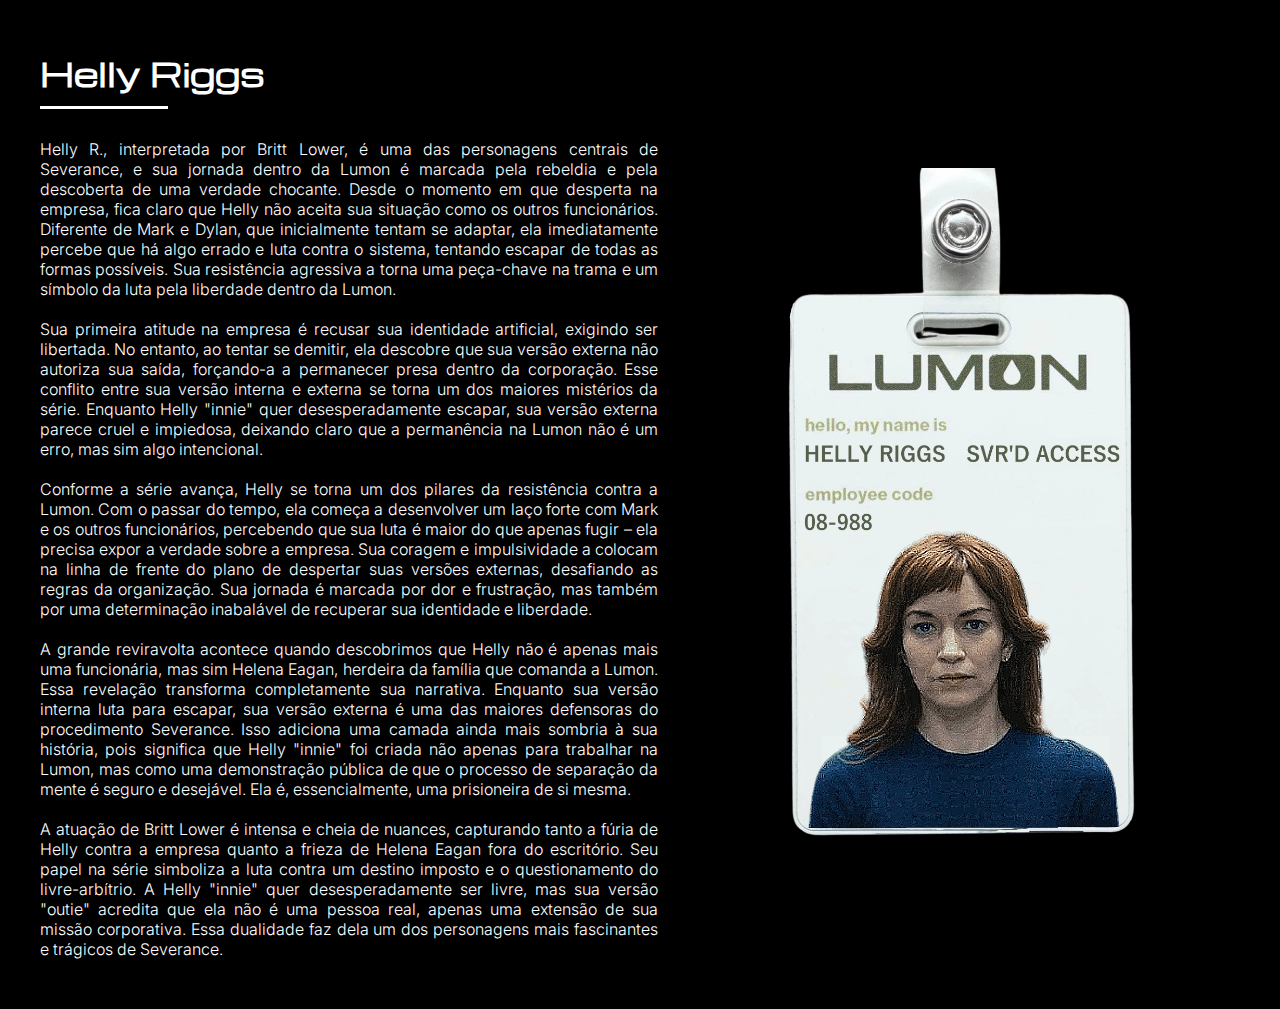
<file: personagens/helly/index.html>
<!DOCTYPE html>
<html lang="en">

<head>
    <meta charset="UTF-8">
    <meta name="viewport" content="width=device-width, initial-scale=1.0">
    <link rel="icon" type="image/x-icon" href="./img/favicon.png">
    <link rel="stylesheet" href="style.css">

    <title>Helly Riggs</title>
</head>

<body>
    <section id="personagem">
        <div class="personagem">
            <div class="container__personagens">
                <div class="about">
                    <h2 class="cssanimation typing sequence">Helly Riggs</h2>
                    <p>Helly R., interpretada por Britt Lower, é uma das personagens centrais de Severance, e sua
                        jornada dentro da Lumon é marcada pela rebeldia e pela descoberta de uma verdade chocante. Desde
                        o momento em que desperta na empresa, fica claro que Helly não aceita sua situação como os
                        outros funcionários. Diferente de Mark e Dylan, que inicialmente tentam se adaptar, ela
                        imediatamente percebe que há algo errado e luta contra o sistema, tentando escapar de todas as
                        formas possíveis. Sua resistência agressiva a torna uma peça-chave na trama e um símbolo da luta
                        pela liberdade dentro da Lumon.</p>
                    <p>Sua primeira atitude na empresa é recusar sua identidade artificial, exigindo ser libertada. No
                        entanto, ao tentar se demitir, ela descobre que sua versão externa não autoriza sua saída,
                        forçando-a a permanecer presa dentro da corporação. Esse conflito entre sua versão interna e
                        externa se torna um dos maiores mistérios da série. Enquanto Helly "innie" quer desesperadamente
                        escapar, sua versão externa parece cruel e impiedosa, deixando claro que a permanência na Lumon
                        não é um erro, mas sim algo intencional.</p>
                    <p>Conforme a série avança, Helly se torna um dos pilares da resistência contra a Lumon. Com o
                        passar do tempo, ela começa a desenvolver um laço forte com Mark e os outros funcionários,
                        percebendo que sua luta é maior do que apenas fugir – ela precisa expor a verdade sobre a
                        empresa. Sua coragem e impulsividade a colocam na linha de frente do plano de despertar suas
                        versões externas, desafiando as regras da organização. Sua jornada é marcada por dor e
                        frustração, mas também por uma determinação inabalável de recuperar sua identidade e liberdade.
                    </p>
                    <p>A grande reviravolta acontece quando descobrimos que Helly não é apenas mais uma funcionária, mas
                        sim Helena Eagan, herdeira da família que comanda a Lumon. Essa revelação transforma
                        completamente sua narrativa. Enquanto sua versão interna luta para escapar, sua versão externa é
                        uma das maiores defensoras do procedimento Severance. Isso adiciona uma camada ainda mais
                        sombria à sua história, pois significa que Helly "innie" foi criada não apenas para trabalhar na
                        Lumon, mas como uma demonstração pública de que o processo de separação da mente é seguro e
                        desejável. Ela é, essencialmente, uma prisioneira de si mesma.</p>
                    <p>A atuação de Britt Lower é intensa e cheia de nuances, capturando tanto a fúria de Helly contra a
                        empresa quanto a frieza de Helena Eagan fora do escritório. Seu papel na série simboliza a luta
                        contra um destino imposto e o questionamento do livre-arbítrio. A Helly "innie" quer
                        desesperadamente ser livre, mas sua versão "outie" acredita que ela não é uma pessoa real,
                        apenas uma extensão de sua missão corporativa. Essa dualidade faz dela um dos personagens mais
                        fascinantes e trágicos de Severance.</p>
                </div>
                <div class="img">
                    <img src="./img/helly.png" alt="cracha">
                </div>
            </div>
        </div>
    </section>

</body>

</html>
</file>
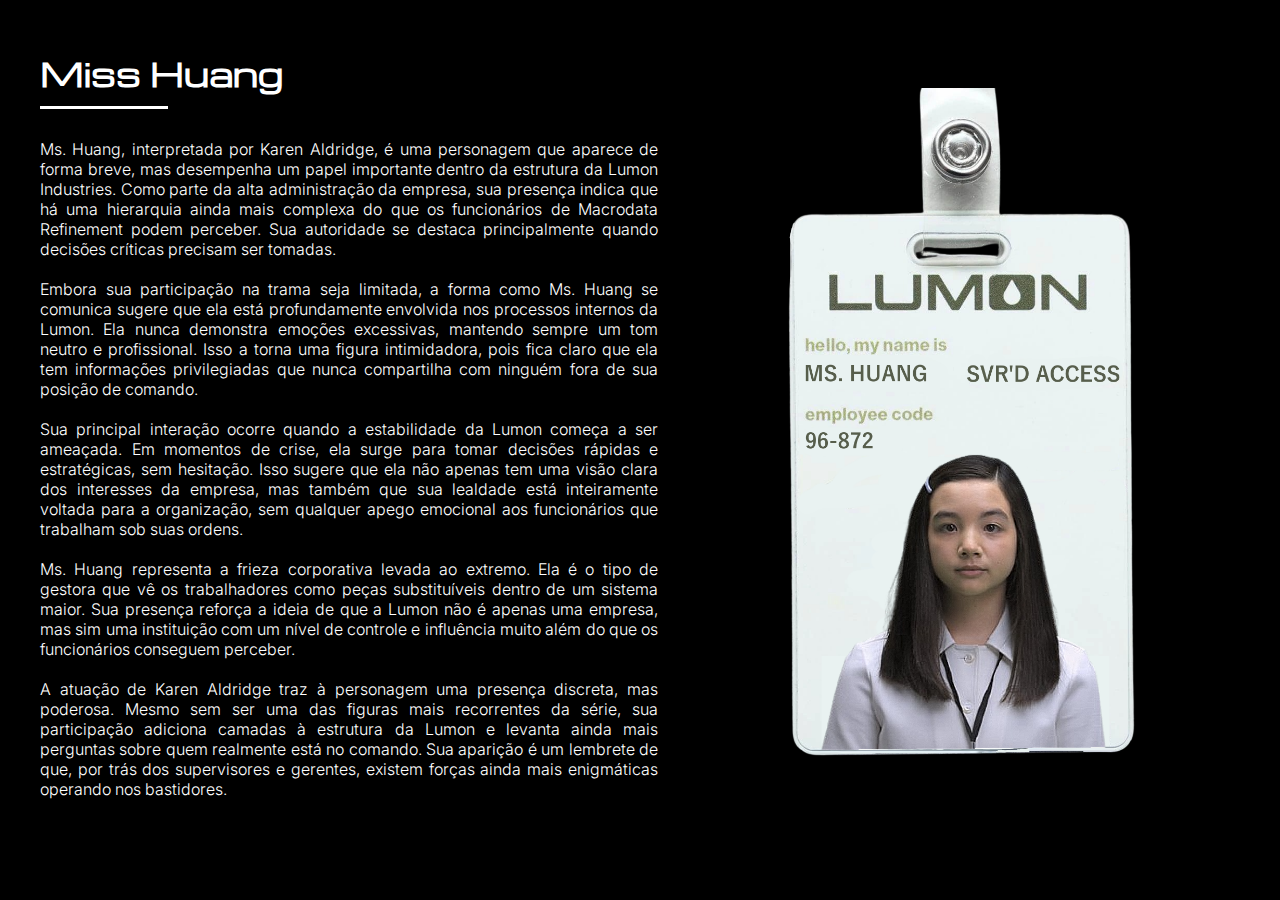
<file: personagens/huang/index.html>
<!DOCTYPE html>
<html lang="en">

<head>
    <meta charset="UTF-8">
    <meta name="viewport" content="width=device-width, initial-scale=1.0">
    <link rel="icon" type="image/x-icon" href="./img/favicon.png">
    <link rel="stylesheet" href="style.css">

    <title>Miss Huang</title>
</head>

<body>
    <section id="personagem">
        <div class="personagem">
            <div class="container__personagens">
                <div class="about">
                    <h2 class="cssanimation typing sequence">Miss Huang</h2>
                    <p>Ms. Huang, interpretada por Karen Aldridge, é uma personagem que aparece de forma breve, mas
                        desempenha um papel importante dentro da estrutura da Lumon Industries. Como parte da alta
                        administração da empresa, sua presença indica que há uma hierarquia ainda mais complexa do que
                        os funcionários de Macrodata Refinement podem perceber. Sua autoridade se destaca principalmente
                        quando decisões críticas precisam ser tomadas.</p>
                    <p>Embora sua participação na trama seja limitada, a forma como Ms. Huang se comunica sugere que ela
                        está profundamente envolvida nos processos internos da Lumon. Ela nunca demonstra emoções
                        excessivas, mantendo sempre um tom neutro e profissional. Isso a torna uma figura intimidadora,
                        pois fica claro que ela tem informações privilegiadas que nunca compartilha com ninguém fora de
                        sua posição de comando.</p>
                    <p>Sua principal interação ocorre quando a estabilidade da Lumon começa a ser ameaçada. Em momentos
                        de crise, ela surge para tomar decisões rápidas e estratégicas, sem hesitação. Isso sugere que
                        ela não apenas tem uma visão clara dos interesses da empresa, mas também que sua lealdade está
                        inteiramente voltada para a organização, sem qualquer apego emocional aos funcionários que
                        trabalham sob suas ordens.</p>
                    <p>Ms. Huang representa a frieza corporativa levada ao extremo. Ela é o tipo de gestora que vê os
                        trabalhadores como peças substituíveis dentro de um sistema maior. Sua presença reforça a ideia
                        de que a Lumon não é apenas uma empresa, mas sim uma instituição com um nível de controle e
                        influência muito além do que os funcionários conseguem perceber.</p>
                    <p>A atuação de Karen Aldridge traz à personagem uma presença discreta, mas poderosa. Mesmo sem ser
                        uma das figuras mais recorrentes da série, sua participação adiciona camadas à estrutura da
                        Lumon e levanta ainda mais perguntas sobre quem realmente está no comando. Sua aparição é um
                        lembrete de que, por trás dos supervisores e gerentes, existem forças ainda mais enigmáticas
                        operando nos bastidores.</p>
                </div>
                <div class="img">
                    <img src="./img/ms-huang.png" alt="cracha">
                </div>
            </div>
        </div>
    </section>

</body>

</html>
</file>
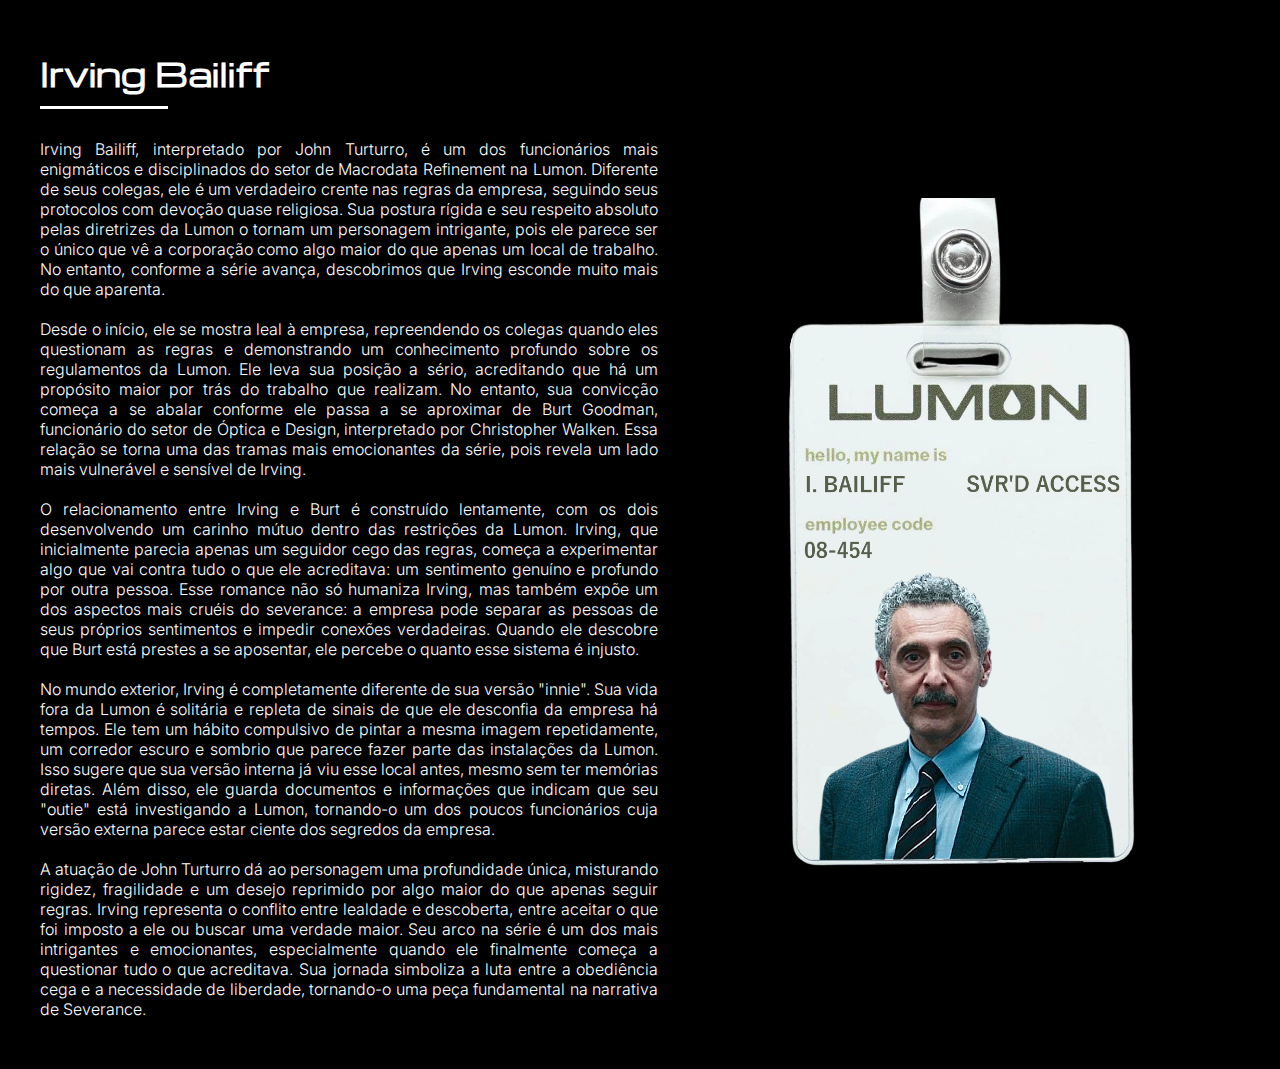
<file: personagens/irving/index.html>
<!DOCTYPE html>
<html lang="en">

<head>
    <meta charset="UTF-8">
    <meta name="viewport" content="width=device-width, initial-scale=1.0">
    <link rel="icon" type="image/x-icon" href="./img/favicon.png">
    <link rel="stylesheet" href="style.css">

    <title>Irving Bailiff </title>
</head>

<body>
    <section id="personagem">
        <div class="personagem">
            <div class="container__personagens">
                <div class="about">
                    <h2 class="cssanimation typing sequence">Irving Bailiff </h2>
                    <p>Irving Bailiff, interpretado por John Turturro, é um dos funcionários mais enigmáticos e
                        disciplinados do setor de Macrodata Refinement na Lumon. Diferente de seus colegas, ele é um
                        verdadeiro crente nas regras da empresa, seguindo seus protocolos com devoção quase religiosa.
                        Sua postura rígida e seu respeito absoluto pelas diretrizes da Lumon o tornam um personagem
                        intrigante, pois ele parece ser o único que vê a corporação como algo maior do que apenas um
                        local de trabalho. No entanto, conforme a série avança, descobrimos que Irving esconde muito
                        mais do que aparenta.</p>
                    <p>Desde o início, ele se mostra leal à empresa, repreendendo os colegas quando eles questionam as
                        regras e demonstrando um conhecimento profundo sobre os regulamentos da Lumon. Ele leva sua
                        posição a sério, acreditando que há um propósito maior por trás do trabalho que realizam. No
                        entanto, sua convicção começa a se abalar conforme ele passa a se aproximar de Burt Goodman,
                        funcionário do setor de Óptica e Design, interpretado por Christopher Walken. Essa relação se
                        torna uma das tramas mais emocionantes da série, pois revela um lado mais vulnerável e sensível
                        de Irving.</p>
                    <p>O relacionamento entre Irving e Burt é construído lentamente, com os dois desenvolvendo um
                        carinho mútuo dentro das restrições da Lumon. Irving, que inicialmente parecia apenas um
                        seguidor cego das regras, começa a experimentar algo que vai contra tudo o que ele acreditava:
                        um sentimento genuíno e profundo por outra pessoa. Esse romance não só humaniza Irving, mas
                        também expõe um dos aspectos mais cruéis do severance: a empresa pode separar as pessoas de seus
                        próprios sentimentos e impedir conexões verdadeiras. Quando ele descobre que Burt está prestes a
                        se aposentar, ele percebe o quanto esse sistema é injusto.</p>
                    <p>No mundo exterior, Irving é completamente diferente de sua versão "innie". Sua vida fora da Lumon
                        é solitária e repleta de sinais de que ele desconfia da empresa há tempos. Ele tem um hábito
                        compulsivo de pintar a mesma imagem repetidamente, um corredor escuro e sombrio que parece fazer
                        parte das instalações da Lumon. Isso sugere que sua versão interna já viu esse local antes,
                        mesmo sem ter memórias diretas. Além disso, ele guarda documentos e informações que indicam que
                        seu "outie" está investigando a Lumon, tornando-o um dos poucos funcionários cuja versão externa
                        parece estar ciente dos segredos da empresa.</p>
                    <p>A atuação de John Turturro dá ao personagem uma profundidade única, misturando rigidez,
                        fragilidade e um desejo reprimido por algo maior do que apenas seguir regras. Irving representa
                        o conflito entre lealdade e descoberta, entre aceitar o que foi imposto a ele ou buscar uma
                        verdade maior. Seu arco na série é um dos mais intrigantes e emocionantes, especialmente quando
                        ele finalmente começa a questionar tudo o que acreditava. Sua jornada simboliza a luta entre a
                        obediência cega e a necessidade de liberdade, tornando-o uma peça fundamental na narrativa de
                        Severance.</p>
                </div>
                <div class="img">
                    <img src="./img/irving.png" alt="cracha">
                </div>
            </div>
        </div>
    </section>

</body>

</html>
</file>
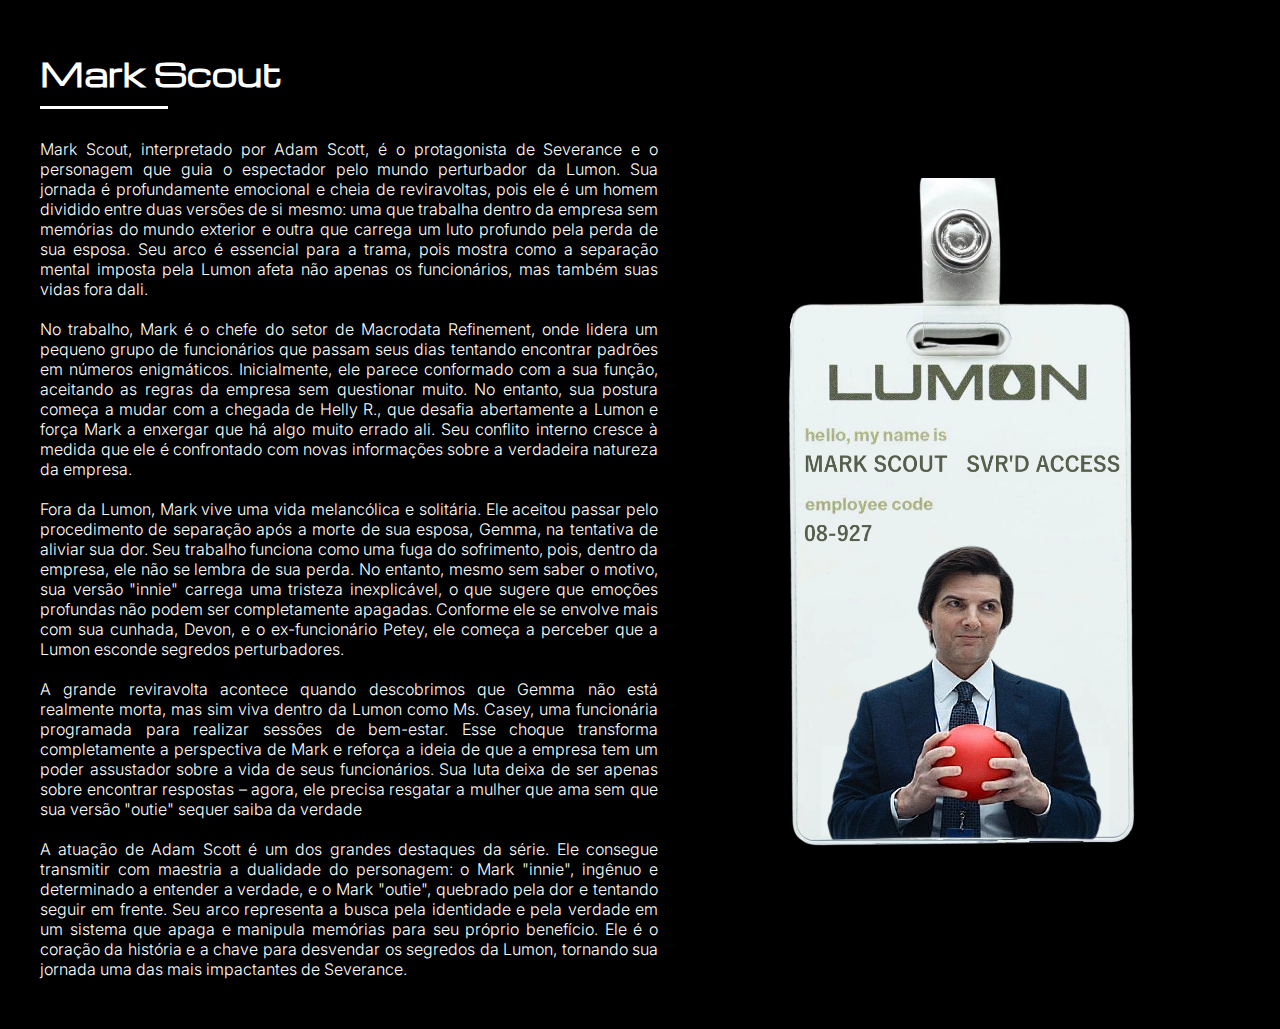
<file: personagens/mark/index.html>
<!DOCTYPE html>
<html lang="en">

<head>
    <meta charset="UTF-8">
    <meta name="viewport" content="width=device-width, initial-scale=1.0">
    <link rel="icon" type="image/x-icon" href="./img/favicon.png">
    <link rel="stylesheet" href="style.css">

    <title>Mark Scout</title>
</head>

<body>
    <section id="personagem">
        <div class="personagem">
            <div class="container__personagens">
                <div class="about">
                    <h2 class="cssanimation typing sequence">Mark Scout</h2>
                    <p>Mark Scout, interpretado por Adam Scott, é o protagonista de Severance e o personagem que guia o
                        espectador pelo mundo perturbador da Lumon. Sua jornada é profundamente emocional e cheia de
                        reviravoltas, pois ele é um homem dividido entre duas versões de si mesmo: uma que trabalha
                        dentro da empresa sem memórias do mundo exterior e outra que carrega um luto profundo pela perda
                        de sua esposa. Seu arco é essencial para a trama, pois mostra como a separação mental imposta
                        pela Lumon afeta não apenas os funcionários, mas também suas vidas fora dali.</p>
                    <p>No trabalho, Mark é o chefe do setor de Macrodata Refinement, onde lidera um pequeno grupo de
                        funcionários que passam seus dias tentando encontrar padrões em números enigmáticos.
                        Inicialmente, ele parece conformado com a sua função, aceitando as regras da empresa sem
                        questionar muito. No entanto, sua postura começa a mudar com a chegada de Helly R., que desafia
                        abertamente a Lumon e força Mark a enxergar que há algo muito errado ali. Seu conflito interno
                        cresce à medida que ele é confrontado com novas informações sobre a verdadeira natureza da
                        empresa.</p>
                    <p>Fora da Lumon, Mark vive uma vida melancólica e solitária. Ele aceitou passar pelo procedimento
                        de separação após a morte de sua esposa, Gemma, na tentativa de aliviar sua dor. Seu trabalho
                        funciona como uma fuga do sofrimento, pois, dentro da empresa, ele não se lembra de sua perda.
                        No entanto, mesmo sem saber o motivo, sua versão "innie" carrega uma tristeza inexplicável, o
                        que sugere que emoções profundas não podem ser completamente apagadas. Conforme ele se envolve
                        mais com sua cunhada, Devon, e o ex-funcionário Petey, ele começa a perceber que a Lumon esconde
                        segredos perturbadores.</p>
                    <p>A grande reviravolta acontece quando descobrimos que Gemma não está realmente morta, mas sim viva
                        dentro da Lumon como Ms. Casey, uma funcionária programada para realizar sessões de bem-estar.
                        Esse choque transforma completamente a perspectiva de Mark e reforça a ideia de que a empresa
                        tem um poder assustador sobre a vida de seus funcionários. Sua luta deixa de ser apenas sobre
                        encontrar respostas – agora, ele precisa resgatar a mulher que ama sem que sua versão "outie"
                        sequer saiba da verdade</p>
                    <p>A atuação de Adam Scott é um dos grandes destaques da série. Ele consegue transmitir com maestria
                        a dualidade do personagem: o Mark "innie", ingênuo e determinado a entender a verdade, e o Mark
                        "outie", quebrado pela dor e tentando seguir em frente. Seu arco representa a busca pela
                        identidade e pela verdade em um sistema que apaga e manipula memórias para seu próprio
                        benefício. Ele é o coração da história e a chave para desvendar os segredos da Lumon, tornando
                        sua jornada uma das mais impactantes de Severance.</p>
                </div>
                <div class="img">
                    <img src="./img/mark.png" alt="cracha">
                </div>
            </div>
        </div>
    </section>

</body>

</html>
</file>
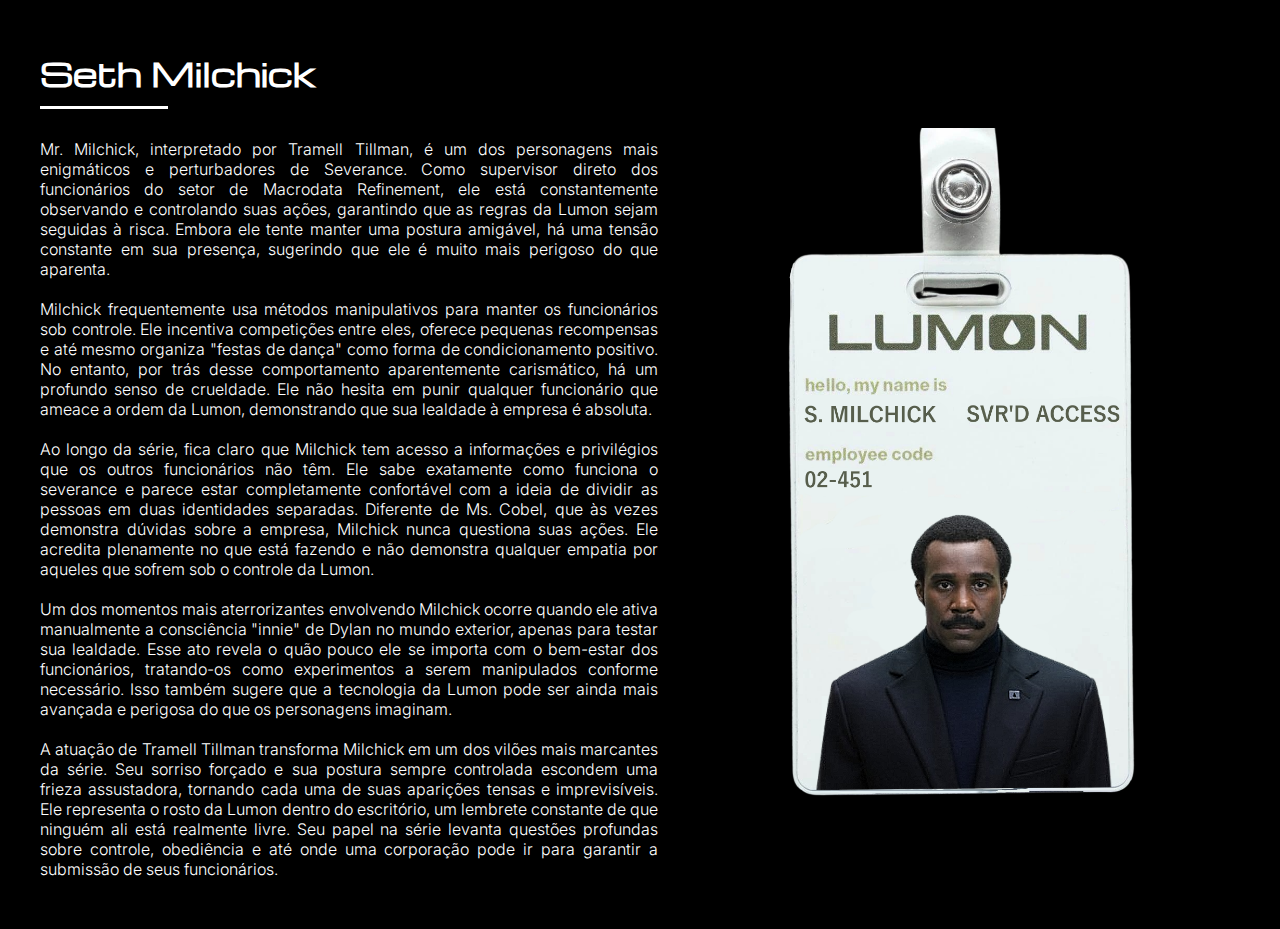
<file: personagens/milchick/index.html>
<!DOCTYPE html>
<html lang="en">

<head>
    <meta charset="UTF-8">
    <meta name="viewport" content="width=device-width, initial-scale=1.0">
    <link rel="icon" type="image/x-icon" href="./img/favicon.png">
    <link rel="stylesheet" href="style.css">

    <title>Seth Milchick </title>
</head>

<body>
    <section id="personagem">
        <div class="personagem">
            <div class="container__personagens">
                <div class="about">
                    <h2 class="cssanimation typing sequence">Seth Milchick </h2>
                    <p>Mr. Milchick, interpretado por Tramell Tillman, é um dos personagens mais enigmáticos e
                        perturbadores de Severance. Como supervisor direto dos funcionários do setor de Macrodata
                        Refinement, ele está constantemente observando e controlando suas ações, garantindo que as
                        regras da Lumon sejam seguidas à risca. Embora ele tente manter uma postura amigável, há uma
                        tensão constante em sua presença, sugerindo que ele é muito mais perigoso do que aparenta.</p>
                    <p>Milchick frequentemente usa métodos manipulativos para manter os funcionários sob controle. Ele
                        incentiva competições entre eles, oferece pequenas recompensas e até mesmo organiza "festas de
                        dança" como forma de condicionamento positivo. No entanto, por trás desse comportamento
                        aparentemente carismático, há um profundo senso de crueldade. Ele não hesita em punir qualquer
                        funcionário que ameace a ordem da Lumon, demonstrando que sua lealdade à empresa é absoluta.</p>
                    <p>Ao longo da série, fica claro que Milchick tem acesso a informações e privilégios que os outros
                        funcionários não têm. Ele sabe exatamente como funciona o severance e parece estar completamente
                        confortável com a ideia de dividir as pessoas em duas identidades separadas. Diferente de Ms.
                        Cobel, que às vezes demonstra dúvidas sobre a empresa, Milchick nunca questiona suas ações. Ele
                        acredita plenamente no que está fazendo e não demonstra qualquer empatia por aqueles que sofrem
                        sob o controle da Lumon.</p>
                    <p>Um dos momentos mais aterrorizantes envolvendo Milchick ocorre quando ele ativa manualmente a
                        consciência "innie" de Dylan no mundo exterior, apenas para testar sua lealdade. Esse ato revela
                        o quão pouco ele se importa com o bem-estar dos funcionários, tratando-os como experimentos a
                        serem manipulados conforme necessário. Isso também sugere que a tecnologia da Lumon pode ser
                        ainda mais avançada e perigosa do que os personagens imaginam.</p>
                    <p>A atuação de Tramell Tillman transforma Milchick em um dos vilões mais marcantes da série. Seu
                        sorriso forçado e sua postura sempre controlada escondem uma frieza assustadora, tornando cada
                        uma de suas aparições tensas e imprevisíveis. Ele representa o rosto da Lumon dentro do
                        escritório, um lembrete constante de que ninguém ali está realmente livre. Seu papel na série
                        levanta questões profundas sobre controle, obediência e até onde uma corporação pode ir para
                        garantir a submissão de seus funcionários.</p>
                </div>
                <div class="img">
                    <img src="./img/mister-milchick.png" alt="cracha">
                </div>
            </div>
        </div>
    </section>

</body>

</html>
</file>
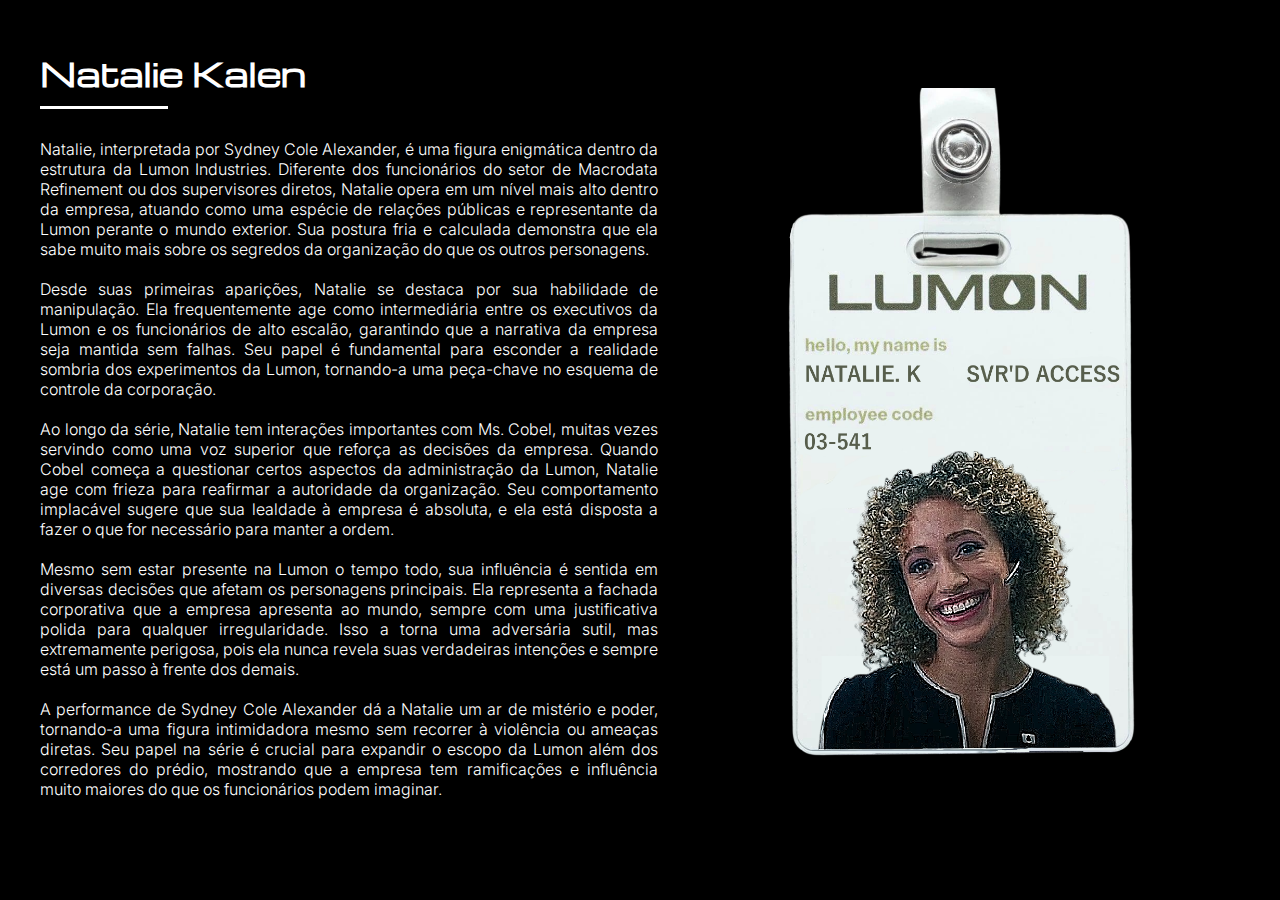
<file: personagens/natalie/index.html>
<!DOCTYPE html>
<html lang="en">

<head>
    <meta charset="UTF-8">
    <meta name="viewport" content="width=device-width, initial-scale=1.0">
    <link rel="icon" type="image/x-icon" href="./img/favicon.png">
    <link rel="stylesheet" href="style.css">

    <title>Natalie Kalen </title>
</head>

<body>
    <section id="personagem">
        <div class="personagem">
            <div class="container__personagens">
                <div class="about">
                    <h2 class="cssanimation typing sequence">Natalie Kalen </h2>
                    <p>Natalie, interpretada por Sydney Cole Alexander, é uma figura enigmática dentro da estrutura da
                        Lumon Industries. Diferente dos funcionários do setor de Macrodata Refinement ou dos
                        supervisores diretos, Natalie opera em um nível mais alto dentro da empresa, atuando como uma
                        espécie de relações públicas e representante da Lumon perante o mundo exterior. Sua postura fria
                        e calculada demonstra que ela sabe muito mais sobre os segredos da organização do que os outros
                        personagens.</p>
                    <p>Desde suas primeiras aparições, Natalie se destaca por sua habilidade de manipulação. Ela
                        frequentemente age como intermediária entre os executivos da Lumon e os funcionários de alto
                        escalão, garantindo que a narrativa da empresa seja mantida sem falhas. Seu papel é fundamental
                        para esconder a realidade sombria dos experimentos da Lumon, tornando-a uma peça-chave no
                        esquema de controle da corporação.</p>
                    <p>Ao longo da série, Natalie tem interações importantes com Ms. Cobel, muitas vezes servindo como
                        uma voz superior que reforça as decisões da empresa. Quando Cobel começa a questionar certos
                        aspectos da administração da Lumon, Natalie age com frieza para reafirmar a autoridade da
                        organização. Seu comportamento implacável sugere que sua lealdade à empresa é absoluta, e ela
                        está disposta a fazer o que for necessário para manter a ordem.</p>
                    <p>Mesmo sem estar presente na Lumon o tempo todo, sua influência é sentida em diversas decisões que
                        afetam os personagens principais. Ela representa a fachada corporativa que a empresa apresenta
                        ao mundo, sempre com uma justificativa polida para qualquer irregularidade. Isso a torna uma
                        adversária sutil, mas extremamente perigosa, pois ela nunca revela suas verdadeiras intenções e
                        sempre está um passo à frente dos demais.</p>
                    <p>A performance de Sydney Cole Alexander dá a Natalie um ar de mistério e poder, tornando-a uma
                        figura intimidadora mesmo sem recorrer à violência ou ameaças diretas. Seu papel na série é
                        crucial para expandir o escopo da Lumon além dos corredores do prédio, mostrando que a empresa
                        tem ramificações e influência muito maiores do que os funcionários podem imaginar.</p>
                </div>
                <div class="img">
                    <img src="./img/natalie.png" alt="cracha">
                </div>
            </div>
        </div>
    </section>

</body>

</html>
</file>
<file: style.css>
@import url("https://fonts.googleapis.com/css2?family=Michroma&display=swap");
@import url("https://fonts.googleapis.com/css2?family=Inter:ital,opsz,wght@0,14..32,100..900;1,14..32,100..900&display=swap");

@font-face {
    font-family: "Lumon Industries";
    src: url("[data-uri]") format("woff2");
    font-weight: bold;
    font-style: normal;
    font-display: swap;
}

* {
    margin: 0;
    padding: 0;
    box-sizing: border-box;
}

body {
    background-color: #000;
}

header {
    box-shadow: 0px 0px 20px rgba(0, 0, 0, 0.1);
    backdrop-filter: blur(4px);
    position: fixed;
    width: 100%;
    align-items: center;
    padding: 25px 50px;
    z-index: 1;
}

header,
nav ul {
    display: flex;
    justify-content: space-between;
    list-style-type: none;
}

a {
    text-decoration: none;
    color: #fff;
    font-weight: 500;
}

nav ul li {
    margin-left: 5rem;
    font-family: "Michroma", serif;
}

.home {
    height: 100vh;
    width: 100%;
    display: flex;
    flex-direction: column;
    align-items: center;
    text-align: center;
    padding: 50px;
}

.container__home {
    display: flex;
    justify-content: center;
    align-items: center;
    height: 100vh;
}

.container {
    position: relative;
    font-weight: bold;
    white-space: nowrap;
    overflow: hidden;
}

.letter {
    font-size: 6.5rem;
    opacity: 1;
    transform: translateX(150vw);
    display: inline-block;
    margin: 0 5px;
    transition: transform 1s ease-out;
    color: #b2d9dc;
    text-shadow: 0 0 3px #b2d9dc, 0 0 6px #b2d9dc, 0 0 2px #b2d9dc;
    font-weight: bolder;
    letter-spacing: 0.5rem;
}

.letter.space {
    margin: 0 30px;
}

.lumon-letter {
    font-family: "Lumon Industries";
    text-transform: uppercase;
}

.home__subtitle {
    display: flex;
    justify-content: center;
    align-items: flex-start;
    text-align: center;
    padding: 50px;
}

.subtitle {
    display: flex;
    flex-direction: column;
    align-items: center;
}

span {
    color: rgb(255, 255, 255);
    font-size: 48px;
    font-family: "Michroma", serif;
}

h1 {
    color: rgb(255, 255, 255);
    font-size: 20px;
    font-family: "Inter", serif;
    font-weight: 500;
}

h2 {
    color: rgb(255, 255, 255);
    font-size: 32px;
    font-weight: 500;
    font-family: "Michroma", serif;
    position: relative;
    text-align: center;
}

h2::after {
    content: "";
    display: block;
    width: 25rem;
    height: 3px;
    margin: 0rem auto 0;
    background: linear-gradient(90deg, #224c74 0%, #294936 100%);
}

.sinopse {
    height: 100vh;
    width: 100%;
    display: flex;
    justify-content: center;
    align-items: center;
    text-align: center;
    padding: 50px;
}

.container__sinopse {
    width: 100%;
    height: 100%;
    max-width: 100%;
    display: flex;
    flex-direction: column;
    align-items: center;
    padding: 50px;
}

.text__container {
    width: 100%;
    max-width: 100%;
    height: 100%;
    display: flex;
    flex-direction: column;
    justify-content: center;
    align-items: center;
    text-align: center;
    padding: 30px 50px;
}

.text__container p {
    width: 100%;
    max-width: 90%;
    text-align: justify;
    margin: 0 auto;
    font-family: "Inter", serif;
    font-weight: 300;
    font-size: 18px;
    color: #fff;
}

.text__container p+p {
    margin-top: 25px;
}

.personagens {
    height: 100vh;
    width: 100%;
    display: flex;
    justify-content: center;
    align-items: center;
    padding: 50px;
}

.container__personagens {
    width: 100%;
    height: 100%;
    max-width: 100%;
    display: flex;
    flex-direction: column;
    align-items: center;
    padding: 50px;
    text-align: center;
}

.carousel-container {
    display: flex;
    align-items: center;
    text-align: center;
    justify-content: space-between;
    position: relative;
    width: 100%;
    max-width: 80%;
    height: 100%;
}

.img-hanger-wrapper {
    display: flex;
    overflow-x: hidden;
    overflow-y: hidden;
    scroll-behavior: smooth;
    width: 100%;
    height: 100%;
    align-items: center;
    padding: 45px;
    gap: 40px;
}

.img-hanger {
    transform-origin: center -20px;
    transition: transform 0.8s ease-out;
    animation: swing 1s ease-in-out alternate infinite;
    animation-play-state: paused;
    transform: rotate(0deg);
    width: 330px;
    height: 550px;
    flex-shrink: 0;
    display: flex;
    align-items: center;
    justify-content: center;
    cursor: pointer;
}

/* Animação de balanço */
@keyframes swing {
    0% {
        transform: rotate(0deg);
        /* Começa reto */
    }

    50% {
        transform: rotate(-7deg);
    }

    100% {
        transform: rotate(7deg);
        /* Balança para a direita */
    }
}

.img-hanger:hover {
    animation: swing 2s ease-in-out alternate infinite;
}

/* Garante que volte ao estado reto quando o mouse sair */
.img-hanger:not(:hover) {
    animation: none;
    transform: rotate(0deg);
}

.img-hanger img {
    width: 100%;
    height: 100%;
    object-fit: cover;
}

button {
    background-color: transparent;
    border: none;
    font-size: 4rem;
    color: #5da478;
    cursor: pointer;
    z-index: 10;
    transition: opacity 0.3s ease;
}

button:hover {
    opacity: 0.8;
}

.prev-btn {
    position: absolute;
    left: -50px;
    top: 50%;
    transform: translateY(-50%);
}

.next-btn {
    position: absolute;
    right: -50px;
    top: 50%;
    transform: translateY(-50%);
}

.temporadas {
    height: 100vh;
    width: 100%;
    display: flex;
    justify-content: center;
    align-items: center;
    padding: 50px;

}


.container__temporadas {
    width: 100%;
    height: 100%;
    max-width: 100%;
    display: flex;
    flex-direction: column;
    align-items: center;
    padding: 50px;
    text-align: center;

}

.container__cards {
    width: 100%;
    height: 90%;
    max-width: 100%;
    padding: 50px;
    display: flex;
    gap: 150px;
    justify-content: center;
    align-items: center;

}

.cartao img {
    padding: 50px;
    height: 40rem;
    width: 30rem;
    cursor: pointer;
}
</file>
<file: cartoes/cartao-azul/style.css>
@import url("https://fonts.googleapis.com/css2?family=Michroma&display=swap");
@import url("https://fonts.googleapis.com/css2?family=Inter:ital,opsz,wght@0,14..32,100..900;1,14..32,100..900&display=swap");

@font-face {
    font-family: "Lumon Industries";
    src: url("[data-uri]") format("woff2");
    font-weight: bold;
    font-style: normal;
    font-display: swap;
}

* {
    margin: 0;
    padding: 0;
    box-sizing: border-box;
}

body {
    background: rgb(6, 73, 148);
    background: radial-gradient(circle, rgba(6, 73, 148, 1) 0%, rgba(2, 23, 46, 1) 100%);
}

h2 {
    color: #00ABD5;
    font-size: 32px;
    font-weight: 500;
    font-family: "Michroma", serif;
    position: relative;
    text-align: center;
    text-shadow: 0px 0px 5px #00ABD5;
}

h2::after {
    content: "";
    display: block;
    width: 25rem;
    height: 3px;
    margin: 0rem auto 0;
    background: #00ABD5;
    box-shadow: 0px 0px 5px #00ABD5;
}

.temporadas {
    height: 100vh;
    width: 100%;
    display: flex;
    justify-content: center;
    align-items: center;
    text-align: center;
    padding: 50px
}

.container__temporadas {
    width: 100%;
    height: 100%;
    max-width: 100%;
    display: flex;
    flex-direction: column;
    align-items: center;
    justify-content: center;
    padding: 50px;

}

/* From Uiverse.io by joe-watson-sbf */
.card {
    width: 60%;
    height: 60vh;
    border-radius: 4px;
    display: flex;
    gap: 15px;
    padding: 50px;
}

.card p {
    font-family: "Michroma", serif;
    height: 100%;
    width: 100%;
    flex: 1;
    overflow: hidden;
    cursor: pointer;
    border-radius: 2px;
    transition: all .5s;
    border: 2px solid #00ABD5;
    display: flex;
    justify-content: center;
    align-items: center;
    font-size: 16px;
    box-shadow: 0px 0px 5px #00ABD5;
}

.card p:hover {
    flex: 8;
}

.card p span {
    min-width: 30em;
    padding: .5em;
    text-align: center;
    transform: rotate(-90deg);
    transition: all .5s;
    text-transform: uppercase;
    color: #00ABD5;
    letter-spacing: .1em;
    text-shadow: 0px 0px 5px #00ABD5;

}

.card p:hover span {
    transform: rotate(0);
}

.card p a {
    text-decoration: none;
    /* Remove o sublinhado do link */
}

.card p a span {
    display: inline-block;
    /* Mantém o comportamento original do span */
}
</file>
<file: cartoes/cartao-verde/style.css>
@import url("https://fonts.googleapis.com/css2?family=Michroma&display=swap");
@import url("https://fonts.googleapis.com/css2?family=Inter:ital,opsz,wght@0,14..32,100..900;1,14..32,100..900&display=swap");

@font-face {
    font-family: "Lumon Industries";
    src: url("[data-uri]") format("woff2");
    font-weight: bold;
    font-style: normal;
    font-display: swap;
}

* {
    margin: 0;
    padding: 0;
    box-sizing: border-box;
}

body {
    background: rgb(12, 121, 63);
    background: radial-gradient(circle, rgba(12, 121, 63, 1) 0%, rgba(33, 41, 34, 1) 100%);
}

h2 {
    color: #64B63B;
    font-size: 32px;
    font-weight: 500;
    font-family: "Michroma", serif;
    position: relative;
    text-align: center;
    text-shadow: 0px 0px 5px #64B63B;
}

h2::after {
    content: "";
    display: block;
    width: 25rem;
    height: 3px;
    margin: 0rem auto 0;
    background: #64B63B;
    box-shadow: 0px 0px 5px #64B63B;
}

.temporadas {
    height: 100vh;
    width: 100%;
    display: flex;
    justify-content: center;
    align-items: center;
    text-align: center;
    padding: 50px
}

.container__temporadas {
    width: 100%;
    height: 100%;
    max-width: 100%;
    display: flex;
    flex-direction: column;
    align-items: center;
    justify-content: center;
    padding: 50px;

}

/* From Uiverse.io by joe-watson-sbf */
.card {
    width: 60%;
    height: 60vh;
    border-radius: 4px;
    display: flex;
    gap: 15px;
    padding: 50px;
}

.card p {
    font-family: "Michroma", serif;
    height: 100%;
    width: 100%;
    flex: 1;
    overflow: hidden;
    cursor: pointer;
    border-radius: 2px;
    transition: all .5s;
    border: 2px solid #64B63B;
    display: flex;
    justify-content: center;
    align-items: center;
    font-size: 16px;
    box-shadow: 0px 0px 5px #64B63B;
}

.card p:hover {
    flex: 8;
}

.card p span {
    min-width: 30em;
    padding: .5em;
    text-align: center;
    transform: rotate(-90deg);
    transition: all .5s;
    text-transform: uppercase;
    color: #64B63B;
    letter-spacing: .1em;
    text-shadow: 0px 0px 5px #64B63B;


}

.card p:hover span {
    transform: rotate(0);

}

.card p a {
    text-decoration: none;
    /* Remove o sublinhado do link */
}

.card p a span {
    display: inline-block;
    /* Mantém o comportamento original do span */
}
</file>
<file: personagens/burt/style.css>
@import url("https://fonts.googleapis.com/css2?family=Michroma&display=swap");
@import url("https://fonts.googleapis.com/css2?family=Inter:ital,opsz,wght@0,14..32,100..900;1,14..32,100..900&display=swap");

@font-face {
    font-family: "Lumon Industries";
    src: url("[data-uri]") format("woff2");
    font-weight: bold;
    font-style: normal;
    font-display: swap;
}

* {
    margin: 0;
    padding: 0;
    box-sizing: border-box;
}

body {
    background-color: #000;
}

h2 {
    color: rgb(255, 255, 255);
    font-size: 32px;
    font-weight: 600;
    font-family: "Michroma", serif;
    position: relative;
    text-align: left;
    align-self: flex-start;
}

h2::after {
    content: "";
    display: block;
    width: 8rem;
    height: 3px;
    background: rgb(255, 255, 255);
    margin: 10px 0;
}

p {
    color: #ffffff;
    font-size: 16px;
    font-family: "Inter", serif;
    text-align: justify;
    padding-top: 20px;
    font-weight: 300;
}

.personagem {
    height: auto;
    width: 100%;
    display: flex;
    align-items: center;
    justify-content: center;
    padding: 50px 20px;
}

.container__personagens {
    width: 100%;
    max-width: 1200px;
    display: flex;
    flex-direction: row;
    align-items: center;
    justify-content: space-between;
    text-align: left;
}

.about {
    width: 60%;
    max-width: 800px;
    display: flex;
    flex-direction: column;
}

.img {
    width: 50%;
    /* Aumentei para 50% da largura disponível */
    max-width: 600px;
    /* Defini uma largura máxima maior */
    margin-left: 20px;
}

.img img {
    width: 100%;
    height: auto;
    object-fit: cover;
}

/* Responsividade */
@media (max-width: 1024px) {
    .container__personagens {
        flex-direction: column;
        align-items: center;
        text-align: left;
    }

    .about,
    .img {
        width: 90%;
    }

    h2 {
        text-align: left;
        align-self: flex-start;
    }
}

@media (min-width: 1024px) {
    .container__personagens {
        flex-direction: row;
        align-items: center;
    }

    .about {
        width: 55%;
    }

    .img {
        width: 50%;
        /* Aumentei novamente a largura */
        margin-top: 0;
        margin-left: 20px;
    }
}

@media (max-width: 768px) {
    h2 {
        font-size: 28px;
    }

    p {
        font-size: 14px;
    }

    .about,
    .img {
        width: 100%;
    }

    .img {
        margin-top: 20px;
        margin-left: 0;
    }
}

@media (max-width: 425px) {
    h2 {
        font-size: 24px;
    }

    p {
        font-size: 12px;
    }

    .personagem {
        padding: 20px;
    }
}

@media (max-width: 375px) {
    h2 {
        font-size: 20px;
    }

    .container__personagens {
        padding: 20px;
    }
}
</file>
<file: personagens/cobel/style.css>
@import url("https://fonts.googleapis.com/css2?family=Michroma&display=swap");
@import url("https://fonts.googleapis.com/css2?family=Inter:ital,opsz,wght@0,14..32,100..900;1,14..32,100..900&display=swap");

@font-face {
    font-family: "Lumon Industries";
    src: url("[data-uri]") format("woff2");
    font-weight: bold;
    font-style: normal;
    font-display: swap;
}

* {
    margin: 0;
    padding: 0;
    box-sizing: border-box;
}

body {
    background-color: #000;
}

h2 {
    color: rgb(255, 255, 255);
    font-size: 32px;
    font-weight: 600;
    font-family: "Michroma", serif;
    position: relative;
    text-align: left;
    align-self: flex-start;
}

h2::after {
    content: "";
    display: block;
    width: 8rem;
    height: 3px;
    background: rgb(255, 255, 255);
    margin: 10px 0;
}

p {
    color: #ffffff;
    font-size: 16px;
    font-family: "Inter", serif;
    text-align: justify;
    padding-top: 20px;
    font-weight: 300;
}

.personagem {
    height: auto;
    width: 100%;
    display: flex;
    align-items: center;
    justify-content: center;
    padding: 50px 20px;
}

.container__personagens {
    width: 100%;
    max-width: 1200px;
    display: flex;
    flex-direction: row;
    align-items: center;
    justify-content: space-between;
    text-align: left;
}

.about {
    width: 60%;
    max-width: 800px;
    display: flex;
    flex-direction: column;
}

.img {
    width: 50%;
    /* Aumentei para 50% da largura disponível */
    max-width: 600px;
    /* Defini uma largura máxima maior */
    margin-left: 20px;
}

.img img {
    width: 100%;
    height: auto;
    object-fit: cover;
}

/* Responsividade */
@media (max-width: 1024px) {
    .container__personagens {
        flex-direction: column;
        align-items: center;
        text-align: left;
    }

    .about,
    .img {
        width: 90%;
    }

    h2 {
        text-align: left;
        align-self: flex-start;
    }
}

@media (min-width: 1024px) {
    .container__personagens {
        flex-direction: row;
        align-items: center;
    }

    .about {
        width: 55%;
    }

    .img {
        width: 50%;
        /* Aumentei novamente a largura */
        margin-top: 0;
        margin-left: 20px;
    }
}

@media (max-width: 768px) {
    h2 {
        font-size: 28px;
    }

    p {
        font-size: 14px;
    }

    .about,
    .img {
        width: 100%;
    }

    .img {
        margin-top: 20px;
        margin-left: 0;
    }
}

@media (max-width: 425px) {
    h2 {
        font-size: 24px;
    }

    p {
        font-size: 12px;
    }

    .personagem {
        padding: 20px;
    }
}

@media (max-width: 375px) {
    h2 {
        font-size: 20px;
    }

    .container__personagens {
        padding: 20px;
    }
}
</file>
<file: personagens/doug/style.css>
@import url("https://fonts.googleapis.com/css2?family=Michroma&display=swap");
@import url("https://fonts.googleapis.com/css2?family=Inter:ital,opsz,wght@0,14..32,100..900;1,14..32,100..900&display=swap");

@font-face {
    font-family: "Lumon Industries";
    src: url("[data-uri]") format("woff2");
    font-weight: bold;
    font-style: normal;
    font-display: swap;
}

* {
    margin: 0;
    padding: 0;
    box-sizing: border-box;
}

body {
    background-color: #000;
}

h2 {
    color: rgb(255, 255, 255);
    font-size: 32px;
    font-weight: 600;
    font-family: "Michroma", serif;
    position: relative;
    text-align: left;
    align-self: flex-start;
}

h2::after {
    content: "";
    display: block;
    width: 8rem;
    height: 3px;
    background: rgb(255, 255, 255);
    margin: 10px 0;
}

p {
    color: #ffffff;
    font-size: 16px;
    font-family: "Inter", serif;
    text-align: justify;
    padding-top: 20px;
    font-weight: 300;
}

.personagem {
    height: auto;
    width: 100%;
    display: flex;
    align-items: center;
    justify-content: center;
    padding: 50px 20px;
}

.container__personagens {
    width: 100%;
    max-width: 1200px;
    display: flex;
    flex-direction: row;
    align-items: center;
    justify-content: space-between;
    text-align: left;
}

.about {
    width: 60%;
    max-width: 800px;
    display: flex;
    flex-direction: column;
}

.img {
    width: 50%;
    /* Aumentei para 50% da largura disponível */
    max-width: 600px;
    /* Defini uma largura máxima maior */
    margin-left: 20px;
}

.img img {
    width: 100%;
    height: auto;
    object-fit: cover;
}

/* Responsividade */
@media (max-width: 1024px) {
    .container__personagens {
        flex-direction: column;
        align-items: center;
        text-align: left;
    }

    .about,
    .img {
        width: 90%;
    }

    h2 {
        text-align: left;
        align-self: flex-start;
    }
}

@media (min-width: 1024px) {
    .container__personagens {
        flex-direction: row;
        align-items: center;
    }

    .about {
        width: 55%;
    }

    .img {
        width: 50%;
        /* Aumentei novamente a largura */
        margin-top: 0;
        margin-left: 20px;
    }
}

@media (max-width: 768px) {
    h2 {
        font-size: 28px;
    }

    p {
        font-size: 14px;
    }

    .about,
    .img {
        width: 100%;
    }

    .img {
        margin-top: 20px;
        margin-left: 0;
    }
}

@media (max-width: 425px) {
    h2 {
        font-size: 24px;
    }

    p {
        font-size: 12px;
    }

    .personagem {
        padding: 20px;
    }
}

@media (max-width: 375px) {
    h2 {
        font-size: 20px;
    }

    .container__personagens {
        padding: 20px;
    }
}
</file>
<file: personagens/dylan/style.css>
@import url("https://fonts.googleapis.com/css2?family=Michroma&display=swap");
@import url("https://fonts.googleapis.com/css2?family=Inter:ital,opsz,wght@0,14..32,100..900;1,14..32,100..900&display=swap");

@font-face {
    font-family: "Lumon Industries";
    src: url("[data-uri]") format("woff2");
    font-weight: bold;
    font-style: normal;
    font-display: swap;
}

* {
    margin: 0;
    padding: 0;
    box-sizing: border-box;
}

body {
    background-color: #000;
}

h2 {
    color: rgb(255, 255, 255);
    font-size: 32px;
    font-weight: 600;
    font-family: "Michroma", serif;
    position: relative;
    text-align: left;
    align-self: flex-start;
}

h2::after {
    content: "";
    display: block;
    width: 8rem;
    height: 3px;
    background: rgb(255, 255, 255);
    margin: 10px 0;
}

p {
    color: #ffffff;
    font-size: 16px;
    font-family: "Inter", serif;
    text-align: justify;
    padding-top: 20px;
    font-weight: 300;
}

.personagem {
    height: auto;
    width: 100%;
    display: flex;
    align-items: center;
    justify-content: center;
    padding: 50px 20px;
}

.container__personagens {
    width: 100%;
    max-width: 1200px;
    display: flex;
    flex-direction: row;
    align-items: center;
    justify-content: space-between;
    text-align: left;
}

.about {
    width: 60%;
    max-width: 800px;
    display: flex;
    flex-direction: column;
}

.img {
    width: 50%;
    /* Aumentei para 50% da largura disponível */
    max-width: 600px;
    /* Defini uma largura máxima maior */
    margin-left: 20px;
}

.img img {
    width: 100%;
    height: auto;
    object-fit: cover;
}

/* Responsividade */
@media (max-width: 1024px) {
    .container__personagens {
        flex-direction: column;
        align-items: center;
        text-align: left;
    }

    .about,
    .img {
        width: 90%;
    }

    h2 {
        text-align: left;
        align-self: flex-start;
    }
}

@media (min-width: 1024px) {
    .container__personagens {
        flex-direction: row;
        align-items: center;
    }

    .about {
        width: 55%;
    }

    .img {
        width: 50%;
        /* Aumentei novamente a largura */
        margin-top: 0;
        margin-left: 20px;
    }
}

@media (max-width: 768px) {
    h2 {
        font-size: 28px;
    }

    p {
        font-size: 14px;
    }

    .about,
    .img {
        width: 100%;
    }

    .img {
        margin-top: 20px;
        margin-left: 0;
    }
}

@media (max-width: 425px) {
    h2 {
        font-size: 24px;
    }

    p {
        font-size: 12px;
    }

    .personagem {
        padding: 20px;
    }
}

@media (max-width: 375px) {
    h2 {
        font-size: 20px;
    }

    .container__personagens {
        padding: 20px;
    }
}
</file>
<file: personagens/gemma/style.css>
@import url("https://fonts.googleapis.com/css2?family=Michroma&display=swap");
@import url("https://fonts.googleapis.com/css2?family=Inter:ital,opsz,wght@0,14..32,100..900;1,14..32,100..900&display=swap");

@font-face {
    font-family: "Lumon Industries";
    src: url("[data-uri]") format("woff2");
    font-weight: bold;
    font-style: normal;
    font-display: swap;
}

* {
    margin: 0;
    padding: 0;
    box-sizing: border-box;
}

body {
    background-color: #000;
}

h2 {
    color: rgb(255, 255, 255);
    font-size: 32px;
    font-weight: 600;
    font-family: "Michroma", serif;
    position: relative;
    text-align: left;
    align-self: flex-start;
}

h2::after {
    content: "";
    display: block;
    width: 8rem;
    height: 3px;
    background: rgb(255, 255, 255);
    margin: 10px 0;
}

p {
    color: #ffffff;
    font-size: 16px;
    font-family: "Inter", serif;
    text-align: justify;
    padding-top: 20px;
    font-weight: 300;
}

.personagem {
    height: auto;
    width: 100%;
    display: flex;
    align-items: center;
    justify-content: center;
    padding: 50px 20px;
}

.container__personagens {
    width: 100%;
    max-width: 1200px;
    display: flex;
    flex-direction: row;
    align-items: center;
    justify-content: space-between;
    text-align: left;
}

.about {
    width: 60%;
    max-width: 800px;
    display: flex;
    flex-direction: column;
}

.img {
    width: 50%;
    /* Aumentei para 50% da largura disponível */
    max-width: 600px;
    /* Defini uma largura máxima maior */
    margin-left: 20px;
}

.img img {
    width: 100%;
    height: auto;
    object-fit: cover;
}

/* Responsividade */
@media (max-width: 1024px) {
    .container__personagens {
        flex-direction: column;
        align-items: center;
        text-align: left;
    }

    .about,
    .img {
        width: 90%;
    }

    h2 {
        text-align: left;
        align-self: flex-start;
    }
}

@media (min-width: 1024px) {
    .container__personagens {
        flex-direction: row;
        align-items: center;
    }

    .about {
        width: 55%;
    }

    .img {
        width: 50%;
        /* Aumentei novamente a largura */
        margin-top: 0;
        margin-left: 20px;
    }
}

@media (max-width: 768px) {
    h2 {
        font-size: 28px;
    }

    p {
        font-size: 14px;
    }

    .about,
    .img {
        width: 100%;
    }

    .img {
        margin-top: 20px;
        margin-left: 0;
    }
}

@media (max-width: 425px) {
    h2 {
        font-size: 24px;
    }

    p {
        font-size: 12px;
    }

    .personagem {
        padding: 20px;
    }
}

@media (max-width: 375px) {
    h2 {
        font-size: 20px;
    }

    .container__personagens {
        padding: 20px;
    }
}
</file>
<file: personagens/helly/style.css>
@import url("https://fonts.googleapis.com/css2?family=Michroma&display=swap");
@import url("https://fonts.googleapis.com/css2?family=Inter:ital,opsz,wght@0,14..32,100..900;1,14..32,100..900&display=swap");

@font-face {
    font-family: "Lumon Industries";
    src: url("[data-uri]") format("woff2");
    font-weight: bold;
    font-style: normal;
    font-display: swap;
}

* {
    margin: 0;
    padding: 0;
    box-sizing: border-box;
}

body {
    background-color: #000;
}

h2 {
    color: rgb(255, 255, 255);
    font-size: 32px;
    font-weight: 600;
    font-family: "Michroma", serif;
    position: relative;
    text-align: left;
    align-self: flex-start;
}

h2::after {
    content: "";
    display: block;
    width: 8rem;
    height: 3px;
    background: rgb(255, 255, 255);
    margin: 10px 0;
}

p {
    color: #ffffff;
    font-size: 16px;
    font-family: "Inter", serif;
    text-align: justify;
    padding-top: 20px;
    font-weight: 300;
}

.personagem {
    height: auto;
    width: 100%;
    display: flex;
    align-items: center;
    justify-content: center;
    padding: 50px 20px;
}

.container__personagens {
    width: 100%;
    max-width: 1200px;
    display: flex;
    flex-direction: row;
    align-items: center;
    justify-content: space-between;
    text-align: left;
}

.about {
    width: 60%;
    max-width: 800px;
    display: flex;
    flex-direction: column;
}

.img {
    width: 50%;
    /* Aumentei para 50% da largura disponível */
    max-width: 600px;
    /* Defini uma largura máxima maior */
    margin-left: 20px;
}

.img img {
    width: 100%;
    height: auto;
    object-fit: cover;
}

/* Responsividade */
@media (max-width: 1024px) {
    .container__personagens {
        flex-direction: column;
        align-items: center;
        text-align: left;
    }

    .about,
    .img {
        width: 90%;
    }

    h2 {
        text-align: left;
        align-self: flex-start;
    }
}

@media (min-width: 1024px) {
    .container__personagens {
        flex-direction: row;
        align-items: center;
    }

    .about {
        width: 55%;
    }

    .img {
        width: 50%;
        /* Aumentei novamente a largura */
        margin-top: 0;
        margin-left: 20px;
    }
}

@media (max-width: 768px) {
    h2 {
        font-size: 28px;
    }

    p {
        font-size: 14px;
    }

    .about,
    .img {
        width: 100%;
    }

    .img {
        margin-top: 20px;
        margin-left: 0;
    }
}

@media (max-width: 425px) {
    h2 {
        font-size: 24px;
    }

    p {
        font-size: 12px;
    }

    .personagem {
        padding: 20px;
    }
}

@media (max-width: 375px) {
    h2 {
        font-size: 20px;
    }

    .container__personagens {
        padding: 20px;
    }
}
</file>
<file: personagens/huang/style.css>
@import url("https://fonts.googleapis.com/css2?family=Michroma&display=swap");
@import url("https://fonts.googleapis.com/css2?family=Inter:ital,opsz,wght@0,14..32,100..900;1,14..32,100..900&display=swap");

@font-face {
    font-family: "Lumon Industries";
    src: url("[data-uri]") format("woff2");
    font-weight: bold;
    font-style: normal;
    font-display: swap;
}

* {
    margin: 0;
    padding: 0;
    box-sizing: border-box;
}

body {
    background-color: #000;
}

h2 {
    color: rgb(255, 255, 255);
    font-size: 32px;
    font-weight: 600;
    font-family: "Michroma", serif;
    position: relative;
    text-align: left;
    align-self: flex-start;
}

h2::after {
    content: "";
    display: block;
    width: 8rem;
    height: 3px;
    background: rgb(255, 255, 255);
    margin: 10px 0;
}

p {
    color: #ffffff;
    font-size: 16px;
    font-family: "Inter", serif;
    text-align: justify;
    padding-top: 20px;
    font-weight: 300;
}

.personagem {
    height: auto;
    width: 100%;
    display: flex;
    align-items: center;
    justify-content: center;
    padding: 50px 20px;
}

.container__personagens {
    width: 100%;
    max-width: 1200px;
    display: flex;
    flex-direction: row;
    align-items: center;
    justify-content: space-between;
    text-align: left;
}

.about {
    width: 60%;
    max-width: 800px;
    display: flex;
    flex-direction: column;
}

.img {
    width: 50%;
    /* Aumentei para 50% da largura disponível */
    max-width: 600px;
    /* Defini uma largura máxima maior */
    margin-left: 20px;
}

.img img {
    width: 100%;
    height: auto;
    object-fit: cover;
}

/* Responsividade */
@media (max-width: 1024px) {
    .container__personagens {
        flex-direction: column;
        align-items: center;
        text-align: left;
    }

    .about,
    .img {
        width: 90%;
    }

    h2 {
        text-align: left;
        align-self: flex-start;
    }
}

@media (min-width: 1024px) {
    .container__personagens {
        flex-direction: row;
        align-items: center;
    }

    .about {
        width: 55%;
    }

    .img {
        width: 50%;
        /* Aumentei novamente a largura */
        margin-top: 0;
        margin-left: 20px;
    }
}

@media (max-width: 768px) {
    h2 {
        font-size: 28px;
    }

    p {
        font-size: 14px;
    }

    .about,
    .img {
        width: 100%;
    }

    .img {
        margin-top: 20px;
        margin-left: 0;
    }
}

@media (max-width: 425px) {
    h2 {
        font-size: 24px;
    }

    p {
        font-size: 12px;
    }

    .personagem {
        padding: 20px;
    }
}

@media (max-width: 375px) {
    h2 {
        font-size: 20px;
    }

    .container__personagens {
        padding: 20px;
    }
}
</file>
<file: personagens/irving/style.css>
@import url("https://fonts.googleapis.com/css2?family=Michroma&display=swap");
@import url("https://fonts.googleapis.com/css2?family=Inter:ital,opsz,wght@0,14..32,100..900;1,14..32,100..900&display=swap");

@font-face {
    font-family: "Lumon Industries";
    src: url("[data-uri]") format("woff2");
    font-weight: bold;
    font-style: normal;
    font-display: swap;
}

* {
    margin: 0;
    padding: 0;
    box-sizing: border-box;
}

body {
    background-color: #000;
}

h2 {
    color: rgb(255, 255, 255);
    font-size: 32px;
    font-weight: 600;
    font-family: "Michroma", serif;
    position: relative;
    text-align: left;
    align-self: flex-start;
}

h2::after {
    content: "";
    display: block;
    width: 8rem;
    height: 3px;
    background: rgb(255, 255, 255);
    margin: 10px 0;
}

p {
    color: #ffffff;
    font-size: 16px;
    font-family: "Inter", serif;
    text-align: justify;
    padding-top: 20px;
    font-weight: 300;
}

.personagem {
    height: auto;
    width: 100%;
    display: flex;
    align-items: center;
    justify-content: center;
    padding: 50px 20px;
}

.container__personagens {
    width: 100%;
    max-width: 1200px;
    display: flex;
    flex-direction: row;
    align-items: center;
    justify-content: space-between;
    text-align: left;
}

.about {
    width: 60%;
    max-width: 800px;
    display: flex;
    flex-direction: column;
}

.img {
    width: 50%;
    /* Aumentei para 50% da largura disponível */
    max-width: 600px;
    /* Defini uma largura máxima maior */
    margin-left: 20px;
}

.img img {
    width: 100%;
    height: auto;
    object-fit: cover;
}

/* Responsividade */
@media (max-width: 1024px) {
    .container__personagens {
        flex-direction: column;
        align-items: center;
        text-align: left;
    }

    .about,
    .img {
        width: 90%;
    }

    h2 {
        text-align: left;
        align-self: flex-start;
    }
}

@media (min-width: 1024px) {
    .container__personagens {
        flex-direction: row;
        align-items: center;
    }

    .about {
        width: 55%;
    }

    .img {
        width: 50%;
        /* Aumentei novamente a largura */
        margin-top: 0;
        margin-left: 20px;
    }
}

@media (max-width: 768px) {
    h2 {
        font-size: 28px;
    }

    p {
        font-size: 14px;
    }

    .about,
    .img {
        width: 100%;
    }

    .img {
        margin-top: 20px;
        margin-left: 0;
    }
}

@media (max-width: 425px) {
    h2 {
        font-size: 24px;
    }

    p {
        font-size: 12px;
    }

    .personagem {
        padding: 20px;
    }
}

@media (max-width: 375px) {
    h2 {
        font-size: 20px;
    }

    .container__personagens {
        padding: 20px;
    }
}
</file>
<file: personagens/mark/style.css>
@import url("https://fonts.googleapis.com/css2?family=Michroma&display=swap");
@import url("https://fonts.googleapis.com/css2?family=Inter:ital,opsz,wght@0,14..32,100..900;1,14..32,100..900&display=swap");

@font-face {
    font-family: "Lumon Industries";
    src: url("[data-uri]") format("woff2");
    font-weight: bold;
    font-style: normal;
    font-display: swap;
}

* {
    margin: 0;
    padding: 0;
    box-sizing: border-box;
}

body {
    background-color: #000;
}

h2 {
    color: rgb(255, 255, 255);
    font-size: 32px;
    font-weight: 600;
    font-family: "Michroma", serif;
    position: relative;
    text-align: left;
    align-self: flex-start;
}

h2::after {
    content: "";
    display: block;
    width: 8rem;
    height: 3px;
    background: rgb(255, 255, 255);
    margin: 10px 0;
}

p {
    color: #ffffff;
    font-size: 16px;
    font-family: "Inter", serif;
    text-align: justify;
    padding-top: 20px;
    font-weight: 300;
}

.personagem {
    height: auto;
    width: 100%;
    display: flex;
    align-items: center;
    justify-content: center;
    padding: 50px 20px;
}

.container__personagens {
    width: 100%;
    max-width: 1200px;
    display: flex;
    flex-direction: row;
    align-items: center;
    justify-content: space-between;
    text-align: left;
}

.about {
    width: 60%;
    max-width: 800px;
    display: flex;
    flex-direction: column;
}

.img {
    width: 50%;
    /* Aumentei para 50% da largura disponível */
    max-width: 600px;
    /* Defini uma largura máxima maior */
    margin-left: 20px;
}

.img img {
    width: 100%;
    height: auto;
    object-fit: cover;
}

/* Responsividade */
@media (max-width: 1024px) {
    .container__personagens {
        flex-direction: column;
        align-items: center;
        text-align: left;
    }

    .about,
    .img {
        width: 90%;
    }

    h2 {
        text-align: left;
        align-self: flex-start;
    }
}

@media (min-width: 1024px) {
    .container__personagens {
        flex-direction: row;
        align-items: center;
    }

    .about {
        width: 55%;
    }

    .img {
        width: 50%;
        /* Aumentei novamente a largura */
        margin-top: 0;
        margin-left: 20px;
    }
}

@media (max-width: 768px) {
    h2 {
        font-size: 28px;
    }

    p {
        font-size: 14px;
    }

    .about,
    .img {
        width: 100%;
    }

    .img {
        margin-top: 20px;
        margin-left: 0;
    }
}

@media (max-width: 425px) {
    h2 {
        font-size: 24px;
    }

    p {
        font-size: 12px;
    }

    .personagem {
        padding: 20px;
    }
}

@media (max-width: 375px) {
    h2 {
        font-size: 20px;
    }

    .container__personagens {
        padding: 20px;
    }
}
</file>
<file: personagens/milchick/style.css>
@import url("https://fonts.googleapis.com/css2?family=Michroma&display=swap");
@import url("https://fonts.googleapis.com/css2?family=Inter:ital,opsz,wght@0,14..32,100..900;1,14..32,100..900&display=swap");

@font-face {
    font-family: "Lumon Industries";
    src: url("[data-uri]") format("woff2");
    font-weight: bold;
    font-style: normal;
    font-display: swap;
}

* {
    margin: 0;
    padding: 0;
    box-sizing: border-box;
}

body {
    background-color: #000;
}

h2 {
    color: rgb(255, 255, 255);
    font-size: 32px;
    font-weight: 600;
    font-family: "Michroma", serif;
    position: relative;
    text-align: left;
    align-self: flex-start;
}

h2::after {
    content: "";
    display: block;
    width: 8rem;
    height: 3px;
    background: rgb(255, 255, 255);
    margin: 10px 0;
}

p {
    color: #ffffff;
    font-size: 16px;
    font-family: "Inter", serif;
    text-align: justify;
    padding-top: 20px;
    font-weight: 300;
}

.personagem {
    height: auto;
    width: 100%;
    display: flex;
    align-items: center;
    justify-content: center;
    padding: 50px 20px;
}

.container__personagens {
    width: 100%;
    max-width: 1200px;
    display: flex;
    flex-direction: row;
    align-items: center;
    justify-content: space-between;
    text-align: left;
}

.about {
    width: 60%;
    max-width: 800px;
    display: flex;
    flex-direction: column;
}

.img {
    width: 50%;
    /* Aumentei para 50% da largura disponível */
    max-width: 600px;
    /* Defini uma largura máxima maior */
    margin-left: 20px;
}

.img img {
    width: 100%;
    height: auto;
    object-fit: cover;
}

/* Responsividade */
@media (max-width: 1024px) {
    .container__personagens {
        flex-direction: column;
        align-items: center;
        text-align: left;
    }

    .about,
    .img {
        width: 90%;
    }

    h2 {
        text-align: left;
        align-self: flex-start;
    }
}

@media (min-width: 1024px) {
    .container__personagens {
        flex-direction: row;
        align-items: center;
    }

    .about {
        width: 55%;
    }

    .img {
        width: 50%;
        /* Aumentei novamente a largura */
        margin-top: 0;
        margin-left: 20px;
    }
}

@media (max-width: 768px) {
    h2 {
        font-size: 28px;
    }

    p {
        font-size: 14px;
    }

    .about,
    .img {
        width: 100%;
    }

    .img {
        margin-top: 20px;
        margin-left: 0;
    }
}

@media (max-width: 425px) {
    h2 {
        font-size: 24px;
    }

    p {
        font-size: 12px;
    }

    .personagem {
        padding: 20px;
    }
}

@media (max-width: 375px) {
    h2 {
        font-size: 20px;
    }

    .container__personagens {
        padding: 20px;
    }
}
</file>
<file: personagens/natalie/style.css>
@import url("https://fonts.googleapis.com/css2?family=Michroma&display=swap");
@import url("https://fonts.googleapis.com/css2?family=Inter:ital,opsz,wght@0,14..32,100..900;1,14..32,100..900&display=swap");

@font-face {
    font-family: "Lumon Industries";
    src: url("[data-uri]") format("woff2");
    font-weight: bold;
    font-style: normal;
    font-display: swap;
}

* {
    margin: 0;
    padding: 0;
    box-sizing: border-box;
}

body {
    background-color: #000;
}

h2 {
    color: rgb(255, 255, 255);
    font-size: 32px;
    font-weight: 600;
    font-family: "Michroma", serif;
    position: relative;
    text-align: left;
    align-self: flex-start;
}

h2::after {
    content: "";
    display: block;
    width: 8rem;
    height: 3px;
    background: rgb(255, 255, 255);
    margin: 10px 0;
}

p {
    color: #ffffff;
    font-size: 16px;
    font-family: "Inter", serif;
    text-align: justify;
    padding-top: 20px;
    font-weight: 300;
}

.personagem {
    height: auto;
    width: 100%;
    display: flex;
    align-items: center;
    justify-content: center;
    padding: 50px 20px;
}

.container__personagens {
    width: 100%;
    max-width: 1200px;
    display: flex;
    flex-direction: row;
    align-items: center;
    justify-content: space-between;
    text-align: left;
}

.about {
    width: 60%;
    max-width: 800px;
    display: flex;
    flex-direction: column;
}

.img {
    width: 50%;
    /* Aumentei para 50% da largura disponível */
    max-width: 600px;
    /* Defini uma largura máxima maior */
    margin-left: 20px;
}

.img img {
    width: 100%;
    height: auto;
    object-fit: cover;
}

/* Responsividade */
@media (max-width: 1024px) {
    .container__personagens {
        flex-direction: column;
        align-items: center;
        text-align: left;
    }

    .about,
    .img {
        width: 90%;
    }

    h2 {
        text-align: left;
        align-self: flex-start;
    }
}

@media (min-width: 1024px) {
    .container__personagens {
        flex-direction: row;
        align-items: center;
    }

    .about {
        width: 55%;
    }

    .img {
        width: 50%;
        /* Aumentei novamente a largura */
        margin-top: 0;
        margin-left: 20px;
    }
}

@media (max-width: 768px) {
    h2 {
        font-size: 28px;
    }

    p {
        font-size: 14px;
    }

    .about,
    .img {
        width: 100%;
    }

    .img {
        margin-top: 20px;
        margin-left: 0;
    }
}

@media (max-width: 425px) {
    h2 {
        font-size: 24px;
    }

    p {
        font-size: 12px;
    }

    .personagem {
        padding: 20px;
    }
}

@media (max-width: 375px) {
    h2 {
        font-size: 20px;
    }

    .container__personagens {
        padding: 20px;
    }
}
</file>
